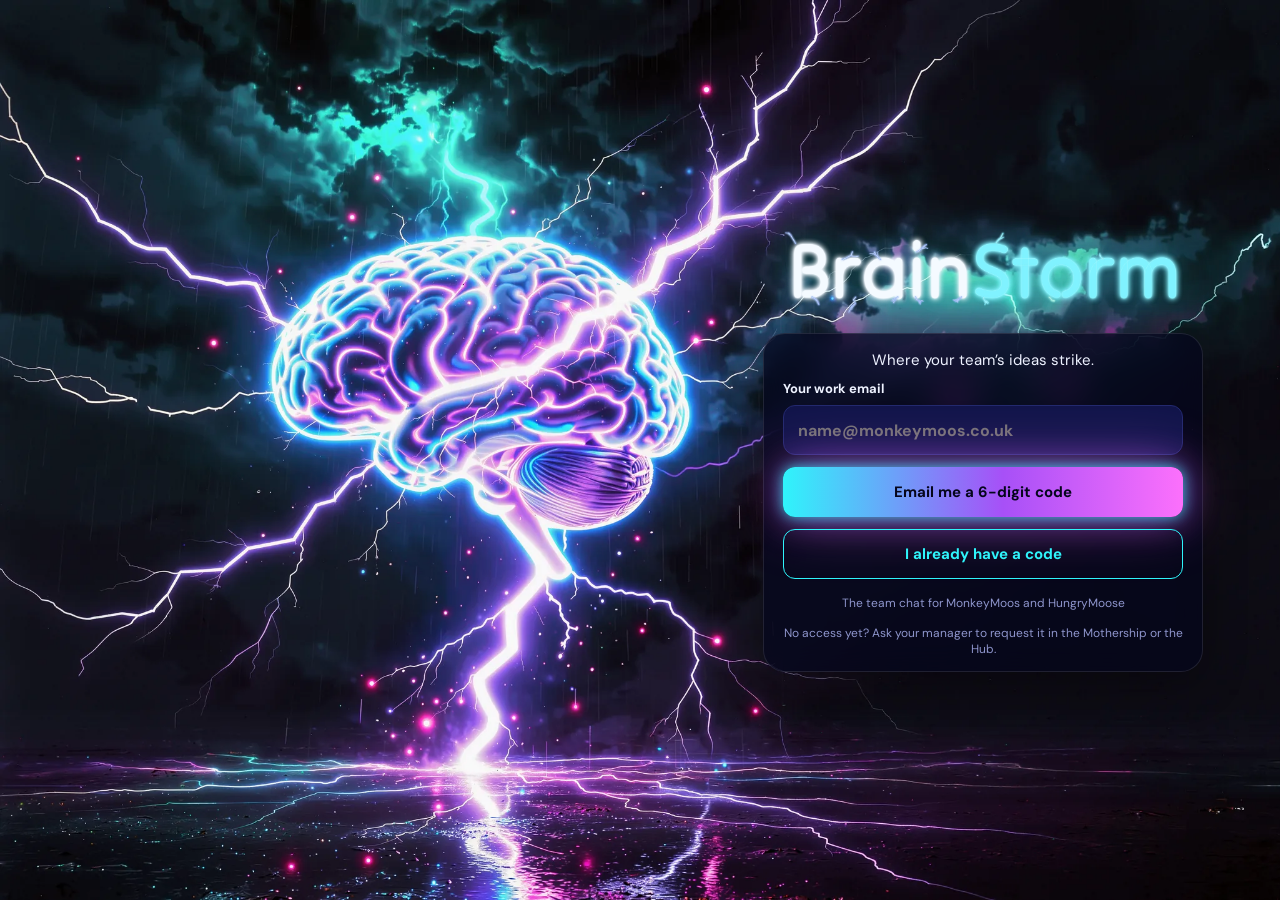
<file: index.html>
<!doctype html>
<html lang="en-GB">
<head>
<meta charset="utf-8">
<meta name="viewport" content="width=device-width, initial-scale=1, maximum-scale=1, viewport-fit=cover, interactive-widget=resizes-content">
<meta name="theme-color" content="#05061C">
<meta name="robots" content="noindex, nofollow">
<meta name="apple-mobile-web-app-capable" content="yes">
<meta name="apple-mobile-web-app-status-bar-style" content="black">
<meta name="apple-mobile-web-app-title" content="BS">
<meta name="application-name" content="BS">
<title>BrainStorm</title>
<link rel="manifest" href="/manifest.webmanifest">
<link rel="apple-touch-icon" href="/icons/app-apple-touch-180.png">
<link rel="icon" type="image/png" sizes="32x32" href="/icons/favicon-32.png">
<link rel="icon" type="image/png" sizes="192x192" href="/icons/app-icon-192.png">
<link rel="preload" href="/icons/bg/storm-portrait.webp" as="image" media="(orientation: portrait)">
<link rel="preload" href="/icons/bg/storm-landscape.webp" as="image" media="(orientation: landscape)">
<link rel="preload" as="image" href="/icons/logo-storm-128.webp" fetchpriority="high">
  <link rel="preload" as="image" href="/icons/wordmark-600.webp">
  <link rel="stylesheet" href="/styles.css?v=84">
</head>
<body>
<div id="app" aria-live="polite"></div>
<div id="toast" role="status" hidden></div>
<script src="/supabase.min.js?v=2.45.4"></script>
<script src="/config.js?v=128"></script>
<script src="/app.js?v=121"></script>
</body>
</html>
</file>
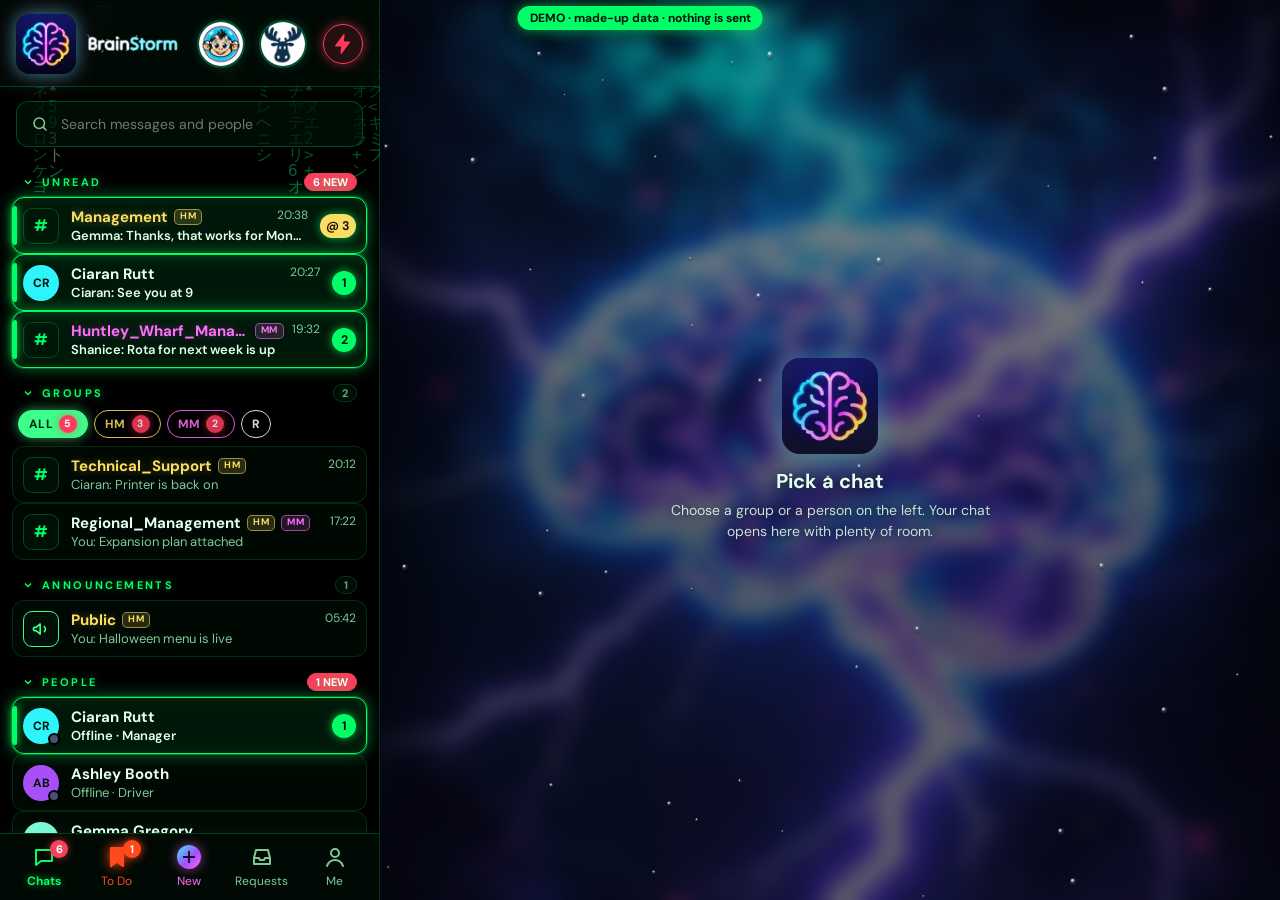
<file: demo.html>
<!doctype html>
<html lang="en-GB" data-theme="matrix">
<head>
<meta charset="utf-8">
<meta name="viewport" content="width=device-width, initial-scale=1, maximum-scale=1, viewport-fit=cover, interactive-widget=resizes-content">
<meta name="theme-color" content="#000000">
<meta name="robots" content="noindex, nofollow">
<title>BrainStorm demo</title>
<link rel="stylesheet" href="/styles.css?v=83">
<style>
  .demo-flag{position:fixed;left:50%;top:6px;transform:translateX(-50%);z-index:9999;background:#00FF66;color:#001408;font:700 12px/1 'DM Sans',system-ui,sans-serif;padding:6px 12px;border-radius:999px;box-shadow:0 0 14px rgba(0,255,102,.6);pointer-events:none;white-space:nowrap}
</style>
<script src="/demo-data.js?v=2"></script>
</head>
<body>
<div class="demo-flag">DEMO · made-up data · nothing is sent</div>
<div id="app" aria-live="polite"></div>
<div id="toast" role="status" hidden></div>
<script src="/supabase.min.js?v=2.45.4"></script>
<script src="/config.js?v=124"></script>
<script>
  // Demo only: point the app at a dead address so it can never reach the real database.
  window.BRAINSTORM_CONFIG = Object.assign({}, window.BRAINSTORM_CONFIG, { supabaseUrl: 'https://demo.invalid', supabaseKey: 'demo' });
</script>
<script src="/app.js?v=117"></script>
</body>
</html>
</file>
<file: styles.css>
@font-face{font-family:'DM Sans';src:url(/fonts/dm-sans-latin-400-normal.woff2) format('woff2');font-weight:400;font-display:swap}
@font-face{font-family:'DM Sans';src:url(/fonts/dm-sans-latin-600-normal.woff2) format('woff2');font-weight:500 600;font-display:swap}
@font-face{font-family:'DM Sans';src:url(/fonts/dm-sans-latin-700-normal.woff2) format('woff2');font-weight:700;font-display:swap}
/* BrainStorm Tron theme: approved colours */
:root{
  /* Storm dark: palette taken from the neon brain icon */
  --ground:#05061C; --panel:#0A0C33; --field:#11154A; --midnight:#11155C; --line:#232A6E;
  --frost:#EEF2FF; --dim:#8E95CC; --ink:#05061C;
  --cyan:#2FF4FB; --ice:#57A9FA; --violet:#A750F7; --lilac:#FC70FC;
  --green:#39FF88; --mint:#2FF4FB; --yellow:#FBDD63; --red:#FF2E4D;
  --hot:#FC70FC; --hot-glow:252,112,252;
  --body:'DM Sans', system-ui, sans-serif;
  --safe-b: env(safe-area-inset-bottom, 0px);
}
*{box-sizing:border-box}
html,body{margin:0;height:100%;background:var(--ground);color:var(--frost);font-family:var(--body);-webkit-text-size-adjust:100%}
button,input,textarea,select{font:inherit;color:inherit}
a{color:var(--cyan)}
#app{height:100dvh;display:flex;flex-direction:column;max-width:720px;margin:0 auto;background:var(--ground)}
.hidden{display:none!important}

/* Sign in: the big storm brain, full width */
.signin{flex:1;display:flex;flex-direction:column;align-items:center;padding:0 24px calc(22px + var(--safe-b));overflow:auto}
.hero{position:relative;width:calc(100% + 48px);max-width:720px;margin:0 -24px}
.hero .storm{display:block;width:100%;height:min(56dvh,560px);object-fit:cover;object-position:center 30%;
  -webkit-mask-image:linear-gradient(#000 70%,transparent);mask-image:linear-gradient(#000 70%,transparent)}
.hero .wordmark{display:block;width:min(94%,460px);height:auto;margin:-15% auto 0;position:relative;filter:drop-shadow(0 0 18px rgba(47,244,251,.35))}
.tagline{margin:4px 0 18px;font-size:15px;text-align:center;color:var(--frost)}
.form{width:100%;max-width:400px;display:flex;flex-direction:column;gap:12px}
label.field{display:flex;flex-direction:column;gap:8px;font-size:13px;font-weight:700}
.input{height:50px;padding:0 14px;border-radius:12px;border:1px solid var(--line);background:var(--field);font-size:16px;outline:none;color:var(--frost)}
.input:focus{border-color:var(--cyan);box-shadow:0 0 0 3px rgba(47,244,251,.15)}
/* stop iPhone/Chrome autofill painting the box yellow: keep our own field colour with a neon edge */
.input:-webkit-autofill,.input:-webkit-autofill:hover,.input:-webkit-autofill:focus{-webkit-text-fill-color:var(--frost);caret-color:var(--frost);-webkit-box-shadow:0 0 0 1000px var(--field) inset,0 0 12px rgba(54,226,240,.35);box-shadow:0 0 0 1000px var(--field) inset,0 0 12px rgba(54,226,240,.35);border-color:var(--cyan);transition:background-color 9999s ease-out 0s}
.code{letter-spacing:10px;text-align:center;font-size:24px}
.btn{min-height:50px;border-radius:12px;border:0;background:linear-gradient(90deg,#2FF4FB,#A750F7 55%,#FC70FC);color:#05061C;font-weight:700;font-size:15px;cursor:pointer;padding:0 18px;box-shadow:0 0 14px rgba(47,244,251,.75),0 0 34px rgba(167,80,247,.6),0 0 60px rgba(252,112,252,.45)}
.btn.ghost{background:transparent;border:1px solid var(--cyan);color:var(--cyan);box-shadow:none}
.btn.danger{background:transparent;border:1px solid var(--red);color:var(--red);box-shadow:none}
.btn.small{min-height:40px;font-size:14px;border-radius:10px}
.btn[disabled]{opacity:.5;cursor:default}
.note{color:var(--dim);font-size:12px;text-align:center}

/* Shell */
header.top{display:flex;align-items:center;gap:10px;padding:14px 16px 12px;border-bottom:1px solid var(--line)}
header.top .logo{width:60px;height:60px;border-radius:14px;display:block;flex:none;box-shadow:0 0 16px rgba(47,244,251,.45),0 0 28px rgba(252,112,252,.25)}
header.top .wm{height:40px;width:auto;max-width:calc(100% - 130px);object-fit:contain;object-position:left center;display:block;min-width:0}
header.top .grow{flex:1}
header.top h1{flex:1;margin:0;font-size:20px;font-weight:700}
.iconbtn{width:44px;height:44px;border-radius:22px;border:1px solid var(--line);background:var(--panel);color:var(--frost);display:flex;align-items:center;justify-content:center;cursor:pointer;flex:none}
.iconbtn.primary{background:var(--hot);border:0;color:var(--ink);box-shadow:0 0 14px rgba(var(--hot-glow),.85),0 0 32px rgba(var(--hot-glow),.55),0 0 56px rgba(var(--hot-glow),.3)}
.search{margin:14px 16px 4px;display:flex;align-items:center;gap:10px;height:46px;padding:0 14px;border-radius:12px;background:var(--panel);border:1px solid var(--line);color:var(--dim)}
.search input{flex:1;background:transparent;border:0;outline:none;font-size:14px;color:var(--frost)}
main.list{flex:1;overflow:auto;padding:0 8px 12px}
.section{padding:16px 10px 6px;font-size:11px;font-weight:700;letter-spacing:2.4px;text-transform:uppercase}
.s-ann{color:var(--green)} .s-room{color:var(--cyan)} .s-dm{color:var(--lilac)} .s-req{color:var(--yellow)}
.row{display:flex;align-items:center;gap:12px;padding:9px 10px;border-radius:12px;cursor:pointer;border:1px solid transparent;background:none;width:100%;text-align:left;color:var(--frost)}
.row:hover,.row:focus-visible{background:var(--panel);outline:none}
.row.unread{background:#151B5C;border-color:rgba(47,244,251,.45)}
.av{width:36px;height:36px;border-radius:18px;display:flex;align-items:center;justify-content:center;font-weight:700;font-size:12px;color:var(--ink);flex:none;overflow:hidden}
.av img{width:100%;height:100%;object-fit:cover;display:block}
.av.sq{border-radius:9px;background:var(--panel);border:1px solid var(--line);color:var(--cyan);font-size:16px}
.av.ann{border-radius:9px;background:var(--panel);border:1px solid var(--green);color:var(--green)}
.row .mid{flex:1;min-width:0}
.row .name{font-weight:700;font-size:15px;display:flex;justify-content:space-between;gap:8px}
.row .name small{font-weight:400;font-size:12px;color:var(--dim);flex:none}
.row .last{font-size:13px;color:var(--dim);white-space:nowrap;overflow:hidden;text-overflow:ellipsis}
.badge{min-width:20px;height:20px;padding:0 6px;border-radius:10px;background:var(--cyan);color:var(--ink);box-shadow:0 0 10px rgba(47,244,251,.7);font-size:11px;font-weight:700;display:flex;align-items:center;justify-content:center}
.empty{color:var(--dim);padding:24px 12px;text-align:center}
nav.tabs{display:flex;justify-content:space-around;padding:10px 8px calc(10px + var(--safe-b));border-top:1px solid var(--line);background:var(--panel)}
nav.tabs button{background:none;border:0;display:flex;flex-direction:column;align-items:center;gap:4px;min-width:64px;min-height:44px;color:var(--dim);font-size:12px;cursor:pointer;position:relative}
nav.tabs button[aria-current="page"]{color:var(--cyan);font-weight:700;text-shadow:0 0 10px rgba(47,244,251,.8)}
nav.tabs .dot{position:absolute;top:0;right:14px;width:9px;height:9px;border-radius:5px;background:var(--yellow)}

/* Conversation */
header.conv{display:flex;align-items:center;gap:10px;padding:12px;border-bottom:1px solid var(--line)}
header.conv .back{width:40px;height:40px}
header.conv .t{flex:1;min-width:0}
header.conv .t .n{font-size:18px;font-weight:700;white-space:nowrap;overflow:hidden;text-overflow:ellipsis}
header.conv .t .n .hash{color:var(--cyan)}
header.conv .t .s{font-size:12px;color:var(--dim)}
.msgs{flex:1;overflow:auto;padding:16px;display:flex;flex-direction:column;gap:18px}
.msg{display:flex;gap:10px;align-items:flex-start}
.msg .who b{font-weight:700;font-size:14px}
.msg .who small{font-size:11px;color:var(--dim);margin-left:6px}
.msg .body{font-size:14px;line-height:1.5;margin-top:2px;white-space:pre-wrap;overflow-wrap:anywhere}
.msg.removed .body{color:var(--dim);font-style:italic}
.sticker{display:inline-flex;align-items:center;gap:6px;padding:2px 10px 2px 3px;margin:0 2px;border-radius:999px;background:#160f2b;border:1px solid var(--violet);color:var(--lilac);font-weight:700;font-size:12px;letter-spacing:.5px;vertical-align:middle;box-shadow:0 0 10px rgba(166,108,255,.45)}
.sticker img{width:20px;height:20px;border-radius:10px;object-fit:cover}
.composer{display:flex;gap:8px;align-items:flex-end;padding:10px 12px calc(10px + var(--safe-b));border-top:1px solid var(--line);background:var(--panel)}
.composer textarea{flex:1;min-height:44px;max-height:140px;padding:11px 16px;border-radius:22px;border:1px solid var(--line);background:var(--field);outline:none;resize:none;font-size:16px;color:var(--frost)}
.composer textarea:focus{border-color:var(--cyan)}
.readonly{padding:14px 16px calc(14px + var(--safe-b));text-align:center;color:var(--dim);border-top:1px solid var(--line);font-size:13px;background:var(--panel)}

/* Sheets */
.sheet-back{position:fixed;inset:0;background:rgba(3,6,12,.72);display:flex;align-items:flex-end;justify-content:center;z-index:20}
.sheet{width:100%;max-width:720px;max-height:88dvh;overflow:auto;background:var(--ground);border:1px solid var(--line);border-bottom:0;border-radius:20px 20px 0 0;padding:18px 16px calc(18px + var(--safe-b));box-shadow:0 -10px 40px rgba(47,244,251,.08)}
.sheet h2{margin:0 0 12px;font-size:20px;font-weight:700}
.pick{display:flex;align-items:center;gap:12px;padding:8px 6px;border-radius:12px;cursor:pointer}
.pick input{width:22px;height:22px;accent-color:var(--cyan)}
.pick .meta{font-size:12px;color:var(--dim)}
.actions{display:flex;gap:10px;margin-top:14px}
.actions .btn{flex:1}
.req{border:1px solid var(--line);border-radius:14px;padding:12px;margin:8px 4px;background:var(--panel)}
.req .meta{color:var(--dim);font-size:13px;margin:4px 0 10px}
#toast{position:fixed;left:50%;bottom:calc(90px + var(--safe-b));transform:translateX(-50%);max-width:92vw;background:var(--panel);border:1px solid var(--cyan);color:var(--frost);padding:12px 16px;border-radius:12px;z-index:40;font-size:14px;box-shadow:0 0 18px rgba(47,244,251,.3)}
#toast.alert{border-color:var(--red);box-shadow:0 0 18px rgba(255,46,77,.35)}
@media (prefers-reduced-motion:no-preference){.btn,.row{transition:background .15s,border-color .15s}}

/* Phase 2: mentions, urgent, files */
.mention{color:var(--yellow);font-weight:700}
.mention.me{background:rgba(255,232,61,.12);border-radius:6px;padding:0 3px}
.badge.mention{background:var(--yellow);color:var(--ink)}
.row.urgent{border-color:rgba(255,46,77,.55);background:rgba(255,46,77,.07);box-shadow:0 0 16px rgba(255,46,77,.35)}
.pill-urgent{height:20px;padding:0 8px;border-radius:999px;background:var(--red);color:#fff;font-size:10px;font-weight:700;letter-spacing:1px;display:inline-flex;align-items:center}
.urgent{border:1px solid var(--red);border-radius:14px;padding:10px 12px;background:rgba(255,46,77,.08);box-shadow:0 0 16px rgba(255,46,77,.3)}
.urgent .ul{font-size:10px;font-weight:700;letter-spacing:1.6px;color:var(--red)}
.urgent .body{font-size:14px;line-height:1.45;margin-top:4px;white-space:pre-wrap;overflow-wrap:anywhere}
#urg.on{border-color:var(--red);color:var(--red);box-shadow:0 0 12px rgba(255,46,77,.45)}
.composer .iconbtn{width:40px;height:40px;background:var(--field)}
.composer .iconbtn.primary{width:44px;height:44px;background:var(--hot)}
.photo{display:block;max-width:min(260px,100%);max-height:320px;border-radius:12px;margin-top:8px;border:1px solid var(--line)}
.filecard{display:flex;gap:10px;align-items:center;margin-top:8px;padding:10px 12px;border-radius:12px;background:var(--panel);border:1px solid var(--line);color:var(--frost);text-decoration:none;max-width:300px}
.filecard .ft{width:34px;height:34px;border-radius:7px;background:var(--cyan);color:var(--ink);font-size:10px;font-weight:700;display:flex;align-items:center;justify-content:center;flex:none}
.filecard b{display:block;font-size:13px}.filecard small{font-size:11px;color:var(--dim)}

/* ---------- Themes: storm-dark (default), storm-light, jungle ---------- */
[data-theme="storm-light"]{
  --hot:#5EB2C2; --hot-glow:94,178,194;
  /* Neon white: Apple whites and greys with mint neon. No black anywhere; deep green only for text. */
  --ground:#F4F8F9; --panel:#FDFDFC; --field:#E9F1F3; --midnight:#D8E9ED; --line:#C9D7DA;
  --frost:#03303A; --dim:#597073; --ink:#03303A;
  --cyan:#1D798A; --ice:#5EB2C2; --violet:#0B5D6D; --lilac:#55858E;
  --green:#1D798A; --mint:#5497A4; --yellow:#B98E00; --red:#D9334A;
}
[data-theme="storm-light"] .btn{background:linear-gradient(90deg,#87BDCA,#5EB2C2);color:#03303A;box-shadow:0 0 18px rgba(94,178,194,.55),0 4px 14px rgba(3,48,58,.08)}
[data-theme="storm-light"] .iconbtn.primary{background:#5EB2C2;color:#03303A;box-shadow:0 0 14px rgba(94,178,194,.8),0 0 30px rgba(94,178,194,.45)}
[data-theme="storm-light"] .badge{background:#5EB2C2;color:#03303A}
[data-theme="storm-light"] .search,[data-theme="storm-light"] .row.unread,[data-theme="storm-light"] .req,[data-theme="storm-light"] .filecard{box-shadow:0 1px 2px rgba(3,48,58,.05),inset 0 1px 0 #fff}
[data-theme="storm-light"] .row.unread{background:#FFFFFF;border-color:#5EB2C2;box-shadow:0 0 0 1px rgba(94,178,194,.35),0 0 14px rgba(94,178,194,.35)}
[data-theme="storm-light"] .input:focus,[data-theme="storm-light"] .composer textarea:focus{border-color:#5EB2C2;box-shadow:0 0 0 3px rgba(94,178,194,.25)}
[data-theme="storm-light"] nav.tabs{background:linear-gradient(#FFFFFF,#F4F8F9);border-top:1px solid #C9D7DA}
[data-theme="storm-light"] nav.tabs button[aria-current="page"]{color:#1D798A;text-shadow:0 0 10px rgba(94,178,194,.55)}
[data-theme="storm-light"] .composer{background:linear-gradient(#FFFFFF,#F4F8F9)}
[data-theme="storm-light"] header.top{background:linear-gradient(180deg,#FFFFFF,#D8E9ED);border-bottom-color:transparent;box-shadow:inset 0 -2px 0 #5EB2C2,0 0 18px rgba(94,178,194,.35)}
[data-theme="storm-light"] header.top h1{color:#03303A}
[data-theme="storm-light"] header.top .logo{box-shadow:0 0 0 1px #C9D7DA,0 0 12px rgba(94,178,194,.35)}
[data-theme="storm-light"] header.conv{background:#FFFFFF;box-shadow:inset 0 -2px 0 rgba(94,178,194,.6)}
[data-theme="storm-light"] .hero .wordmark{filter:drop-shadow(0 0 6px rgba(94,178,194,.35))}
[data-theme="storm-light"] .hero{border-bottom:3px solid #5EB2C2;box-shadow:0 6px 18px -8px rgba(94,178,194,.6)}[data-theme="jungle"],[data-theme="nursery"]{
  --hot:var(--cyan); --hot-glow:19,134,122;
  --ground:#F4EADB; --panel:#FFF9EF; --field:#FBF2E4; --midnight:#1F3D2B; --line:#E0CBAA;
  --frost:#1E2B22; --dim:#6B5E4A; --ink:#FFFFFF;
  --cyan:#13867A; --ice:#2F7D4F; --violet:#7E57C2; --lilac:#7E57C2;
  --green:#2E7D32; --mint:#13867A; --yellow:#B7791F; --red:#D7263D;
  --wood:#C9A27A;
}/* Headers stay dark on the light themes so the neon lettering still glows */
[data-theme="jungle"] header.top,/* Headers stay dark on the light themes so the neon lettering still glows */
[data-theme="nursery"] header.top{background:var(--midnight);border-bottom-color:transparent}[data-theme="jungle"] header.top h1,[data-theme="nursery"] header.top h1{color:#ECF6FF}[data-theme="jungle"] header.top,[data-theme="nursery"] header.top{background:linear-gradient(90deg,#1F3D2B,#2B5236);box-shadow:inset 0 -3px 0 var(--wood)}[data-theme="jungle"] .iconbtn.primary,[data-theme="nursery"] .iconbtn.primary{color:#fff;box-shadow:0 4px 14px rgba(0,0,0,.18)}[data-theme="jungle"] .btn,[data-theme="nursery"] .btn{color:#fff;box-shadow:0 4px 16px rgba(0,0,0,.15)}[data-theme="jungle"] .btn,[data-theme="nursery"] .btn{background:linear-gradient(90deg,#2E7D32,#13867A)}[data-theme="storm-light"] .btn.ghost,[data-theme="jungle"] .btn.ghost,[data-theme="nursery"] .btn.ghost{background:transparent;color:var(--cyan);box-shadow:none}[data-theme="storm-light"] .btn.danger,[data-theme="jungle"] .btn.danger,[data-theme="nursery"] .btn.danger{background:transparent;color:var(--red);box-shadow:none}[data-theme="jungle"] .badge,[data-theme="nursery"] .badge{color:#fff}[data-theme="jungle"] .row.unread,[data-theme="nursery"] .row.unread{background:#EAF3E3;border-color:#A9C99A}[data-theme="storm-light"] .row:hover,[data-theme="jungle"] .row:hover,[data-theme="nursery"] .row:hover{background:var(--field)}[data-theme="storm-light"] .row.urgent,[data-theme="jungle"] .row.urgent,[data-theme="nursery"] .row.urgent{background:#FDECEE;box-shadow:none}[data-theme="storm-light"] .urgent,[data-theme="jungle"] .urgent,[data-theme="nursery"] .urgent{background:#FDECEE;box-shadow:none}
[data-theme="storm-light"] .sticker{background:#E2F1F4;box-shadow:none}[data-theme="jungle"] .sticker,[data-theme="nursery"] .sticker{background:#F1EBFD;box-shadow:none}[data-theme="storm-light"] .mention.me,[data-theme="jungle"] .mention.me,[data-theme="nursery"] .mention.me{background:#FFF4CC}[data-theme="storm-light"] .av.sq,[data-theme="jungle"] .av.sq,[data-theme="nursery"] .av.sq{background:var(--field)}[data-theme="jungle"] .av.sq,[data-theme="nursery"] .av.sq{border-color:var(--wood)}[data-theme="storm-light"] .av.ann,[data-theme="jungle"] .av.ann,[data-theme="nursery"] .av.ann{background:var(--field)}
[data-theme="storm-light"] #toast{box-shadow:0 6px 20px rgba(3,48,58,.15)}[data-theme="jungle"] #toast,[data-theme="nursery"] #toast{box-shadow:0 6px 20px rgba(0,0,0,.15)}
[data-theme="storm-light"] nav.tabs{box-shadow:0 -2px 10px rgba(3,48,58,.05)}[data-theme="jungle"] nav.tabs,[data-theme="nursery"] nav.tabs{box-shadow:0 -2px 10px rgba(0,0,0,.04)}[data-theme="jungle"] nav.tabs,[data-theme="nursery"] nav.tabs{border-top:3px solid var(--wood)}[data-theme="jungle"] .composer,[data-theme="nursery"] .composer{border-top:3px solid var(--wood)}[data-theme="jungle"] .req,[data-theme="jungle"] .filecard,[data-theme="nursery"] .req,[data-theme="nursery"] .filecard{border-color:var(--wood)}[data-theme="jungle"] main.list,[data-theme="jungle"] .msgs,[data-theme="nursery"] main.list,[data-theme="nursery"] .msgs{background-image:repeating-linear-gradient(90deg,rgba(201,162,122,.10) 0 2px,transparent 2px 120px)}/* Sign-in on light themes: same full-width picture and size as Storm; the lettering sits on the picture so it still glows */
[data-theme="storm-light"] .hero .storm,[data-theme="jungle"] .hero .storm,[data-theme="nursery"] .hero .storm{-webkit-mask-image:none;mask-image:none}[data-theme="storm-light"] .hero .wordmark,[data-theme="jungle"] .hero .wordmark,[data-theme="nursery"] .hero .wordmark{position:absolute;left:0;right:0;bottom:12px;margin:0 auto}[data-theme="jungle"] .hero,[data-theme="nursery"] .hero{border-bottom:4px solid var(--wood)}[data-theme="storm-light"] .tagline,[data-theme="jungle"] .tagline,[data-theme="nursery"] .tagline{margin-top:14px}
.themes{display:grid;grid-template-columns:repeat(3,minmax(0,1fr));gap:10px;margin-top:8px}
.themes button{border:2px solid var(--line);border-radius:14px;padding:0 0 8px;background:var(--panel);cursor:pointer;overflow:hidden;color:var(--frost);font-size:13px;font-weight:700}
.themes button[aria-pressed="true"]{border-color:var(--cyan);box-shadow:0 0 0 3px rgba(47,244,251,.2)}
.themes .sw{height:64px;margin-bottom:8px;display:flex}
.themes .sw span{flex:1}[data-theme="jungle"] header.top .logo,[data-theme="nursery"] header.top .logo{box-shadow:0 0 0 2px var(--wood),0 4px 12px rgba(0,0,0,.25)}


/* ---------- Sign-in: full-screen storm picture (tall on phones, wide on computers) ---------- */
:root{--bg-p:url(/icons/bg/storm-portrait.webp);--bg-l:url(/icons/bg/storm-landscape.webp);--panel-bg:rgba(5,6,28,.72)}
[data-theme="storm-light"]{--bg-p:url(/icons/bg/neonwhite-portrait.webp);--bg-l:url(/icons/bg/neonwhite-landscape.webp);--panel-bg:rgba(253,253,252,.80)}[data-theme="jungle"],[data-theme="nursery"]{--bg-p:url(/icons/bg/jungle-portrait.webp);--bg-l:url(/icons/bg/jungle-landscape.webp);--panel-bg:rgba(255,249,239,.86)}
#app:has(.signin){max-width:none}
.signin{position:relative;justify-content:flex-end;padding:0 16px calc(16px + var(--safe-b));background:var(--ground) var(--bg-p) center 18%/cover no-repeat}
.signin .hero{flex:1;width:100%;max-width:none;margin:0;display:flex;align-items:flex-end;justify-content:center;border:0!important;box-shadow:none!important;padding-bottom:10px}
.signin .hero .storm{display:none}.signin .hero .wordmark,[data-theme="storm-light"] .signin .hero .wordmark,[data-theme="jungle"] .signin .hero .wordmark,[data-theme="nursery"] .signin .hero .wordmark{position:static;margin:0 auto;width:min(92%,460px)}
.signin-panel{width:100%;max-width:440px;display:flex;flex-direction:column;align-items:center;gap:10px;padding:16px 18px 14px;border-radius:22px;background:var(--panel-bg);-webkit-backdrop-filter:blur(14px) saturate(1.2);backdrop-filter:blur(14px) saturate(1.2);border:1px solid rgba(255,255,255,.10);box-shadow:0 10px 40px rgba(0,0,0,.35)}
[data-theme="storm-light"] .signin-panel{border-color:rgba(94,178,194,.45);box-shadow:0 10px 30px rgba(3,48,58,.15)}[data-theme="jungle"] .signin-panel,[data-theme="nursery"] .signin-panel{border-color:rgba(201,162,122,.6)}
.signin-panel .tagline{margin:0}
.signin-panel .note{margin:4px 0 0;text-align:center}
@media (orientation:landscape) and (min-width:760px){
  .signin{background-image:var(--bg-l);background-position:left center;align-items:flex-end;justify-content:center;padding:24px 6vw}
  .signin .hero{flex:0 0 auto;width:min(440px,42vw);padding-bottom:16px}
  .signin-panel{width:min(440px,42vw)}
}

/* ---- 0.7: collapsible sections, People, status, profile ---- */
.section.toggle{display:flex;align-items:center;gap:8px;width:100%;background:none;border:0;cursor:pointer;font-family:inherit;text-align:left}
.section.toggle .chev{transition:transform .15s;flex:none}
.section.toggle .cnt{margin-left:auto;font-size:11px;letter-spacing:0;font-weight:700;opacity:.8;background:var(--panel);border:1px solid var(--line);border-radius:999px;padding:1px 8px;color:var(--dim)}
.grp.shut .chev{transform:rotate(-90deg)}
.grp.shut .grp-body{display:none}
.s-urg{color:var(--red);text-shadow:0 0 10px rgba(255,46,77,.55)}
.org{display:inline-flex;align-items:center;height:16px;padding:0 5px;margin-left:6px;border-radius:5px;font-size:9.5px;font-weight:800;letter-spacing:.6px;vertical-align:2px;line-height:1}
.org-hungrymoose{background:rgba(251,221,99,.16);color:var(--yellow);border:1px solid rgba(251,221,99,.55)}
.org-monkeymoos{background:rgba(252,112,252,.14);color:var(--lilac);border:1px solid rgba(252,112,252,.55)}
.row.person .nm{display:flex;align-items:center;min-width:0;overflow:hidden;white-space:nowrap}
.avwrap{position:relative;flex:none;display:inline-flex}
.st{position:absolute;right:-1px;bottom:-1px;width:12px;height:12px;border-radius:50%;border:2px solid var(--ground);background:#6B7280}
.st-active{background:var(--green);box-shadow:0 0 8px rgba(57,255,136,.8)}
.st-away{background:var(--yellow)}
.st-later{background:var(--ice)}
.st-ooo{background:#8E95CC}
.st-holiday{background:var(--lilac)}
.st-off{background:#4B5170}
.stx-active{color:var(--green)} .stx-away{color:var(--yellow)} .stx-holiday{color:var(--lilac)} .stx-later{color:var(--ice)}
.profile{display:flex;flex-direction:column;align-items:center;text-align:center;padding:4px 0 10px}
.profile h2{margin:12px 0 4px}
.profile .pav{position:relative;width:104px;height:104px;border-radius:52px;display:flex;align-items:center;justify-content:center;font-size:34px;font-weight:700;color:var(--ink);box-shadow:0 0 0 3px var(--panel),0 0 24px rgba(47,244,251,.35)}
.profile .pav img{width:100%;height:100%;object-fit:cover;border-radius:50%}
.profile .pav .st{width:22px;height:22px;border-width:3px;right:4px;bottom:4px}
.profile .orgs .org{height:20px;font-size:11px;padding:0 8px}
.stpill{margin-top:10px;padding:4px 12px;border-radius:999px;font-size:12px;font-weight:700;border:1px solid var(--line);background:var(--panel)}
.st-bg-active{color:var(--green);border-color:rgba(57,255,136,.6)}
.st-bg-away{color:var(--yellow);border-color:rgba(251,221,99,.6)}
.st-bg-holiday{color:var(--lilac);border-color:rgba(252,112,252,.6)}
.st-bg-later{color:var(--ice)}
.st-bg-ooo,.st-bg-off{color:var(--dim)}
.kvs{border:1px solid var(--line);border-radius:14px;background:var(--panel);padding:4px 14px;margin:6px 0 4px}
.kv{display:flex;justify-content:space-between;gap:12px;padding:10px 0;border-bottom:1px solid var(--line);font-size:14px}
.kv:last-child{border-bottom:0}
.kv span{color:var(--dim)} .kv b{text-align:right;font-weight:600}[data-theme="storm-light"] .org-hungrymoose,[data-theme="jungle"] .org-hungrymoose,[data-theme="nursery"] .org-hungrymoose{background:#FFF6D6;color:#8A6A00;border-color:#E3C766}[data-theme="storm-light"] .org-monkeymoos,[data-theme="jungle"] .org-monkeymoos,[data-theme="nursery"] .org-monkeymoos{background:#FCE8FC;color:#8E2A8E;border-color:#E4A6E4}[data-theme="storm-light"] .st-active,[data-theme="jungle"] .st-active,[data-theme="nursery"] .st-active{background:#1FA65A;box-shadow:none}[data-theme="storm-light"] .stx-active,[data-theme="jungle"] .stx-active,[data-theme="storm-light"] .st-bg-active,[data-theme="jungle"] .st-bg-active,[data-theme="nursery"] .stx-active,[data-theme="nursery"] .st-bg-active{color:#178A4A}[data-theme="storm-light"] .stx-away,[data-theme="jungle"] .stx-away,[data-theme="storm-light"] .st-bg-away,[data-theme="jungle"] .st-bg-away,[data-theme="nursery"] .stx-away,[data-theme="nursery"] .st-bg-away{color:#9A7400}[data-theme="storm-light"] .s-urg,[data-theme="jungle"] .s-urg,[data-theme="nursery"] .s-urg{text-shadow:none}[data-theme="storm-light"] .profile .pav,[data-theme="jungle"] .profile .pav,[data-theme="nursery"] .profile .pav{box-shadow:0 0 0 3px var(--field)}
.seg{display:flex;gap:6px;background:var(--field);border:1px solid var(--line);border-radius:12px;padding:4px}
.seg label{flex:1;position:relative;cursor:pointer}
.seg input{position:absolute;opacity:0;inset:0}
.seg span{display:block;text-align:center;padding:9px 4px;border-radius:9px;font-weight:700;font-size:13px;color:var(--dim)}
.seg input:checked+span{background:var(--panel);color:var(--frost);box-shadow:0 0 0 1px var(--cyan),0 0 12px rgba(47,244,251,.35)}
.seg input:focus-visible+span{outline:2px solid var(--cyan)}
select.input{appearance:auto}
.req.inv{margin-bottom:8px}
.req.inv.warn{border-color:rgba(251,221,99,.7);box-shadow:0 0 12px rgba(251,221,99,.25)}
.typo{margin-top:6px;font-size:13px;color:var(--yellow)}[data-theme="storm-light"] .typo,[data-theme="jungle"] .typo,[data-theme="nursery"] .typo{color:#8A6A00}
.req.inv .actions{flex-wrap:wrap;justify-content:flex-start;gap:6px}
.req.inv .actions .btn{flex:0 0 auto;width:auto;min-width:0;padding:7px 14px;font-size:13px;white-space:nowrap}
.row .nm{display:flex;align-items:center;min-width:0;overflow:hidden;white-space:nowrap}
.row .nm .tx{overflow:hidden;text-overflow:ellipsis;min-width:0}.row .nm .org{flex:none}.row .name{min-width:0}
header.conv .t{min-width:0;flex:1}header.conv .n.nm{display:flex;align-items:center;min-width:0;white-space:nowrap}header.conv .n.nm .tx{overflow:hidden;text-overflow:ellipsis;min-width:0}header.conv .n.nm .org{flex:none}
.tx.biz-hungrymoose{color:var(--yellow);text-shadow:0 0 10px rgba(251,221,99,.35)}
.tx.biz-monkeymoos{color:var(--lilac);text-shadow:0 0 10px rgba(252,112,252,.35)}[data-theme="storm-light"] .tx.biz-hungrymoose,[data-theme="jungle"] .tx.biz-hungrymoose,[data-theme="nursery"] .tx.biz-hungrymoose{color:#9A7400;text-shadow:none}[data-theme="storm-light"] .tx.biz-monkeymoos,[data-theme="jungle"] .tx.biz-monkeymoos,[data-theme="nursery"] .tx.biz-monkeymoos{color:#B0399F;text-shadow:none}
/* ---- replies ---- */
.msg .who{display:flex;align-items:baseline;gap:8px}
.replybtn{margin-left:auto;background:none;border:0;color:var(--dim);padding:2px 6px;border-radius:8px;cursor:pointer;opacity:.75;display:inline-flex;align-items:center;align-self:center}
.replybtn:hover,.replybtn:focus-visible{color:var(--cyan);opacity:1;background:var(--panel);outline:none}
.urgent .ul{display:flex;align-items:center;gap:8px}.urgent .replybtn{color:inherit}
.quote{display:flex;flex-direction:column;gap:1px;width:100%;text-align:left;margin:4px 0 4px;padding:6px 10px;border:0;border-left:3px solid var(--lilac);border-radius:8px;background:var(--panel);color:var(--dim);font:inherit;font-size:13px;cursor:pointer}
.quote b{color:var(--lilac);font-size:12px}
.quote span{white-space:nowrap;overflow:hidden;text-overflow:ellipsis}
.replybar{display:flex;align-items:center;gap:8px;margin:0 10px;padding:8px 10px;border:1px solid var(--line);border-left:3px solid var(--cyan);border-radius:12px 12px 0 0;background:var(--panel)}
.replybar[hidden]{display:none}
.replybar .rq{flex:1;min-width:0;display:flex;flex-direction:column;font-size:13px}
.replybar .rq b{color:var(--cyan);font-size:12px}
.replybar .rq span{color:var(--dim);white-space:nowrap;overflow:hidden;text-overflow:ellipsis}
.replybar .iconbtn{width:32px;height:32px;font-size:14px}
@keyframes bsflash{0%{background:rgba(47,244,251,.25)}100%{background:transparent}}
.flash{animation:bsflash 1.6s ease-out;border-radius:12px}[data-theme="storm-light"] .quote b,[data-theme="jungle"] .quote b,[data-theme="nursery"] .quote b{color:#B0399F}
/* ---- typing indicator ---- */
.typing{display:flex;align-items:center;gap:8px;padding:2px 18px 6px;font-size:12px;color:var(--dim);font-style:italic}
.typing[hidden]{display:none}
.typing .dots{display:inline-flex;gap:3px}
.typing .dots i{width:6px;height:6px;border-radius:50%;background:var(--cyan);box-shadow:0 0 6px rgba(47,244,251,.7);animation:bsdot 1.2s infinite ease-in-out}
.typing .dots i:nth-child(2){animation-delay:.15s;background:var(--violet)}
.typing .dots i:nth-child(3){animation-delay:.3s;background:var(--lilac)}
@keyframes bsdot{0%,80%,100%{transform:translateY(0);opacity:.45}40%{transform:translateY(-4px);opacity:1}}[data-theme="storm-light"] .typing .dots i,[data-theme="jungle"] .typing .dots i,[data-theme="nursery"] .typing .dots i{box-shadow:none}
/* ---- quick view, clickable names, phone ---- */
.avbtn,.namebtn{background:none;border:0;padding:0;margin:0;font:inherit;color:inherit;cursor:pointer;text-align:left}
.namebtn{font-weight:700;font-size:14px;color:var(--frost)}
.namebtn.u{font-size:inherit;font-weight:inherit;letter-spacing:inherit;color:inherit}
.namebtn:hover,.namebtn:focus-visible{text-decoration:underline;outline:none}
.avbtn{border-radius:50%;flex:none;align-self:flex-start}
.avbtn:focus-visible{outline:2px solid var(--cyan);outline-offset:2px}
.qv{display:flex;align-items:center;gap:14px;margin-bottom:12px}
.qv .avwrap .av{width:56px;height:56px;border-radius:28px;font-size:18px}
.qv .avwrap .st{width:15px;height:15px}
.qvt{min-width:0}
.qvn{display:flex;align-items:center;font-weight:700;font-size:19px;flex-wrap:wrap;gap:2px}
.qva{flex-wrap:wrap}
.qva .btn{flex:1 1 30%;text-align:center;text-decoration:none;display:inline-flex;align-items:center;justify-content:center}
a.tel{color:var(--cyan);text-decoration:none}
.phrow{display:flex;gap:8px;margin:10px 0 0}
.phrow .input{flex:1;min-width:0}[data-theme="storm-light"] a.tel,[data-theme="jungle"] a.tel,[data-theme="nursery"] a.tel{color:#1D798A}
.applink{display:inline-flex;width:44px;height:44px;border-radius:50%;overflow:hidden;flex:none;margin-right:8px;box-shadow:0 0 0 2px var(--line),0 0 12px rgba(47,244,251,.25);transition:transform .15s}
.applink img{width:100%;height:100%;object-fit:cover;display:block}
.applink:hover,.applink:focus-visible{transform:scale(1.06);outline:none;box-shadow:0 0 0 2px var(--cyan),0 0 16px rgba(47,244,251,.5)}[data-theme="storm-light"] .applink,[data-theme="jungle"] .applink,[data-theme="nursery"] .applink{box-shadow:0 0 0 2px var(--line)}
details.fold{margin-top:6px}
details.fold>summary{list-style:none;cursor:pointer;display:flex;align-items:center;gap:8px;padding-left:0}
details.fold>summary::-webkit-details-marker{display:none}
details.fold>summary .chev{transform:rotate(-90deg);transition:transform .15s}
details.fold[open]>summary .chev{transform:none}
.btn:disabled{opacity:.55;cursor:default;box-shadow:none}
.readonly svg{width:14px;height:14px;vertical-align:-2px;margin-right:6px}
.obs{display:inline-flex;align-items:center;margin-left:6px;color:var(--dim);flex:none}
details.others{margin:4px 0 2px;opacity:.6}
details.others[open]{opacity:.8}
details.others>summary{list-style:none;cursor:pointer;display:flex;align-items:center;gap:6px;padding:8px 8px;font-size:12px;font-weight:700;letter-spacing:.06em;text-transform:uppercase;color:var(--dim)}
details.others>summary::-webkit-details-marker{display:none}
details.others>summary .chev{transform:rotate(-90deg);transition:transform .15s}
details.others[open]>summary .chev{transform:none}
details.others>summary small{text-transform:none;letter-spacing:0;font-weight:400}
.row.other{cursor:default;filter:grayscale(.7)}
.row.other .btn{flex:none}
.asked{font-size:12px;color:var(--dim);flex:none;padding:0 6px}
details.roomov{border-top:1px solid var(--line)}
details.roomov>summary{list-style:none;cursor:pointer;display:flex;align-items:center;justify-content:space-between;gap:8px;padding:10px 6px}
details.roomov>summary::-webkit-details-marker{display:none}
.roomov .ppl{display:flex;flex-wrap:wrap;gap:6px;padding:0 6px 12px}
.roomov .ppl span{background:var(--panel);border:1px solid var(--line);border-radius:999px;padding:3px 10px;font-size:13px}
.roomov .ppl small{color:var(--dim)}
.msgs{position:relative}
.newline{display:flex;align-items:center;gap:10px;color:var(--pink,#ff4fa3);font-size:12px;font-weight:700;letter-spacing:.06em;text-transform:uppercase}
.newline::before,.newline::after{content:"";flex:1;height:1px;background:currentColor;opacity:.5}
.row .pill-urgent+.badge{margin-left:6px}
.nj{}
.njt{color:#ff6b76}
.pick.blocked{filter:grayscale(.6)}
.pick.blocked:has(input:checked){opacity:.8}
.why{color:var(--dim);font-size:12px}
button.pick:disabled{cursor:not-allowed}
/* Me page: stormy window */
.rainglass{position:absolute;inset:0;z-index:0;overflow:hidden;pointer-events:none;--fog:rgba(6,8,22,.36);--streak:rgba(190,240,255,.55)}
[data-theme="storm-light"] .rainglass{--fog:rgba(255,255,255,.38);--streak:rgba(255,255,255,.9)}[data-theme="jungle"] .rainglass,[data-theme="nursery"] .rainglass{--fog:rgba(243,233,220,.34);--streak:rgba(255,250,240,.85)}
.rg-img{position:absolute;inset:-40px;background-size:cover;background-position:center 30%;filter:blur(9px) saturate(1.3) brightness(.9);transform:scale(1.08)}
.rg-fog{position:absolute;inset:0;background:radial-gradient(120% 80% at 50% 0%,transparent 0,var(--fog) 70%),linear-gradient(var(--fog),var(--fog));backdrop-filter:blur(2px)}
.rg-bead{position:absolute;width:calc(7px*var(--s));height:calc(8px*var(--s));border-radius:50%;
  background:radial-gradient(circle at 35% 30%,rgba(255,255,255,.95) 0 12%,rgba(255,255,255,.18) 30%,rgba(0,0,0,.18) 75%,transparent 80%);
  box-shadow:0 1px 1px rgba(0,0,0,.25);opacity:.8}
.rg-drop{position:absolute;top:-12%;width:calc(9px*var(--s));height:calc(11px*var(--s));border-radius:50% 50% 50% 50%/60% 60% 40% 40%;
  background:radial-gradient(circle at 35% 30%,#fff 0 14%,rgba(255,255,255,.25) 35%,rgba(0,0,0,.2) 78%,transparent 82%);
  box-shadow:0 2px 2px rgba(0,0,0,.25);animation:rg-fall linear infinite}
.rg-drop::after{content:"";position:absolute;left:50%;bottom:100%;width:calc(3px*var(--s));height:calc(80px*var(--s));transform:translateX(-50%);
  border-radius:3px;background:linear-gradient(transparent,var(--streak));opacity:.55}
@keyframes rg-fall{0%{transform:translateY(0)}18%{transform:translateY(8vh)}22%{transform:translateY(9vh)}100%{transform:translateY(125vh)}}
@media (prefers-reduced-motion:reduce){.rg-drop{animation:none;top:auto}.rg-drop:nth-child(odd){top:30%}.rg-drop:nth-child(even){top:65%}}
.me-page{position:relative;z-index:1;background:transparent!important;background-image:none!important}
#app{position:relative}
#app:has(.rainglass){overflow:hidden}
#app:has(.rainglass) header.top,#app:has(.rainglass) nav.tabs{position:relative;z-index:2}
#app:has(.rainglass) header.top{background:color-mix(in srgb,var(--panel) 55%,transparent);backdrop-filter:blur(8px)}
/* Can't be added: red X in the tick box */
.pick.blocked input[type=checkbox]:disabled{appearance:none;-webkit-appearance:none;width:22px;height:22px;flex:none;border:2px solid #ff3b4a;border-radius:6px;background:transparent;position:relative;margin:0}
.pick.blocked input[type=checkbox]:disabled::before,.pick.blocked input[type=checkbox]:disabled::after{content:"";position:absolute;left:50%;top:50%;width:14px;height:2.5px;background:#ff3b4a;border-radius:2px;transform:translate(-50%,-50%) rotate(45deg)}
.pick.blocked input[type=checkbox]:disabled::after{transform:translate(-50%,-50%) rotate(-45deg)}
.pick.blocked{opacity:.6;cursor:not-allowed}
.pick.blocked .why{color:#ff6b76}
.roomov .ovact{padding:0 6px 8px}
.photo-hidden{display:flex;flex-direction:column;gap:2px;margin-top:6px;padding:10px 12px;border:1px dashed var(--line);border-radius:12px;font-size:12.5px;color:var(--dim);max-width:320px}
.photo-hidden b{color:var(--text,inherit);font-size:13px}
.hidden-why{font-size:12px;margin:6px 0 0;text-align:center}
.appbox{display:flex;flex-direction:column;gap:12px}
.appstep{background:var(--panel);border:1px solid var(--line);border-radius:14px;padding:12px 14px}
.appstep h3{margin:0 0 6px;font-size:15px;display:flex;align-items:center;gap:8px}
.appstep .num{width:22px;height:22px;border-radius:11px;display:inline-grid;place-items:center;font-size:12px;border:1px solid currentColor;flex:none}
.appstep ol{margin:4px 0 8px;padding-left:20px;font-size:14px;line-height:1.5}
.appstep li{margin:2px 0}
.ok-line{margin:2px 0 6px;font-weight:600;color:#39d98a}
.linkbtn{background:none;border:0;padding:0;color:inherit;text-decoration:underline;cursor:pointer;font:inherit}
/* iPhone zooms into any text box under 16px: keep all of them at 16px or more */
input,textarea,select{font-size:max(16px,1em)}
.reactbtn{font-size:17px;line-height:1;margin-right:2px}
.reacts{display:flex;flex-wrap:wrap;gap:6px;margin-top:6px}
.rchip{display:inline-flex;align-items:center;gap:5px;padding:3px 9px;border-radius:999px;border:1px solid var(--line);background:var(--field);color:inherit;font-size:14px;cursor:pointer;line-height:1.3}
.rchip span{font-size:12px;color:var(--dim)}
.rchip.mine{border-color:var(--cyan,#45E9FF);box-shadow:0 0 8px rgba(69,233,255,.35)}
.rchip.mine span{color:inherit}
.rpick{position:fixed;z-index:60;display:flex;gap:4px;padding:6px;border-radius:999px;background:var(--panel);border:1px solid var(--line);box-shadow:0 8px 24px rgba(0,0,0,.4)}
.rpick button{font-size:24px;line-height:1;width:42px;height:42px;border:0;border-radius:50%;background:transparent;cursor:pointer}
.rpick button:hover,.rpick button:focus-visible{background:var(--field)}
.reactbtn+.replybtn{margin-left:0}
html,body{overflow-x:hidden}
.photo{width:auto;height:auto;object-fit:contain}
.composer textarea::placeholder{white-space:nowrap;overflow:hidden;text-overflow:ellipsis}

/* 1.0.8: offline bar + louder unread */
.offbar{position:fixed;left:50%;transform:translateX(-50%);bottom:calc(84px + env(safe-area-inset-bottom,0px));z-index:60;max-width:calc(100% - 32px);width:max-content;padding:6px 12px;border-radius:999px;background:rgba(184,134,11,.95);color:#111;font-size:12px;font-weight:700;text-align:center;box-shadow:0 2px 10px rgba(0,0,0,.35);pointer-events:none}
.offbar[hidden]{display:none}
nav.tabs .tabcount{position:absolute;top:-4px;right:8px;min-width:18px;height:18px;padding:0 5px;border-radius:9px;background:#FF3B5C;color:#fff;font-size:11px;font-weight:800;line-height:18px;text-align:center;box-shadow:0 0 8px rgba(255,59,92,.6)}
.section .cnt.new,.section.toggle .cnt.new{background:#FF3B5C;color:#fff;border-color:#FF3B5C;opacity:1;font-weight:800}
.row.unread{position:relative;box-shadow:0 0 12px rgba(47,244,251,.25)}
.row.unread::before{content:"";position:absolute;left:0;top:8px;bottom:8px;width:4px;border-radius:2px;background:var(--cyan);box-shadow:0 0 8px var(--cyan)}
.row.unread .tx,.row.unread .name{font-weight:800}
.row.unread .last{color:var(--frost);font-weight:600}
.row.unread .badge{min-width:24px;height:24px;border-radius:12px;font-size:12.5px}[data-theme="jungle"] .row.unread::before,[data-theme="nursery"] .row.unread::before{background:var(--green,#4E8A3A);box-shadow:none}
[data-theme="storm-light"] .row.unread::before{background:#1D798A;box-shadow:none}[data-theme="storm-light"] .row.unread .last,[data-theme="jungle"] .row.unread .last,[data-theme="nursery"] .row.unread .last{color:inherit}

/* 1.0.9: tap feedback, so every press is clearly registered */
button,a,.row,[role="button"]{-webkit-tap-highlight-color:transparent;transition:transform .08s ease,filter .08s ease}
button:active,.row:active,[role="button"]:active,a.filecard:active{transform:scale(.96);filter:brightness(1.25)}
.row:active{transform:scale(.985)}
.rip{overflow:hidden}
.ripple{position:absolute;border-radius:50%;pointer-events:none;background:currentColor;opacity:.22;transform:scale(0);animation:ripple .5s ease-out forwards}
@keyframes ripple{to{transform:scale(1);opacity:0}}
.busy{position:relative}
.busy::after{content:"";position:absolute;top:50%;right:8px;width:14px;height:14px;margin-top:-7px;border-radius:50%;border:2px solid currentColor;border-right-color:transparent;animation:spin .7s linear infinite;opacity:.9}
.btn.busy{color:transparent!important}
.btn.busy::after{right:auto;left:50%;margin-left:-7px;border-color:var(--ink,#000);border-right-color:transparent}
.iconbtn.busy svg{opacity:0}
.iconbtn.busy::after{right:auto;left:50%;margin-left:-7px}
@keyframes spin{to{transform:rotate(360deg)}}
@media (prefers-reduced-motion:reduce){.ripple{display:none}.busy::after{animation-duration:1.4s}}

/* 1.0.9: tablet / desktop layout: chat list left, open chat right */
#layout{display:block}
#side{display:none}
body.wide #layout{display:flex;height:100dvh;max-width:1600px;margin:0 auto}
body.wide #side{display:flex;flex-direction:column;width:380px;flex:none;height:100dvh;border-right:1px solid var(--line);background:var(--ground);overflow:hidden}
body.wide #side>*:not(nav){flex:none}
body.wide #side .list,body.wide #side main,body.wide #side .scroll{flex:1;overflow:auto}
body.wide #app{flex:1;max-width:none;min-width:0;margin:0}
body.wide #app nav.tabs{display:none}
body.wide .row.current{background:var(--panel);border-color:var(--cyan)}
body.wide .msgs{padding:20px 28px}
.pickchat{flex:1;display:flex;flex-direction:column;align-items:center;justify-content:center;text-align:center;color:var(--dim);padding:24px;gap:6px}
.pickchat img{opacity:.85;margin-bottom:8px}
.pickchat h2{color:var(--frost);margin:0;font-size:20px}
.pickchat p{margin:0;max-width:320px;font-size:14px;line-height:1.5}

/* 1.0.10: red lightning bolt = no connection */
.offbolt{flex:none;width:40px;height:40px;border-radius:20px;border:1px solid #FF3B5C;background:rgba(255,59,92,.14);color:#FF3B5C;display:flex;align-items:center;justify-content:center;cursor:pointer;margin-left:6px;box-shadow:0 0 12px rgba(255,59,92,.55);animation:offpulse 2s ease-in-out infinite}
@keyframes offpulse{50%{box-shadow:0 0 3px rgba(255,59,92,.25)}}
header.top .offbolt{margin-left:auto}
header.top .grow+.offbolt{margin-left:6px}
@media (prefers-reduced-motion:reduce){.offbolt{animation:none}}
#app.dropping{outline:3px dashed var(--cyan);outline-offset:-10px}
#app.dropping::after{content:"Drop to send";position:fixed;left:50%;top:45%;transform:translate(-50%,-50%);padding:12px 20px;border-radius:14px;background:var(--panel);color:var(--cyan);font-weight:800;pointer-events:none;box-shadow:0 0 20px rgba(47,244,251,.5);z-index:70}
body.wide #app.dropping::after{left:calc(50% + 190px)}
.urgx{font-size:22px;font-weight:900;line-height:1;font-family:inherit}
/* 1.0.12: invites grouped by person, joined staff drop off */
.invsum{display:flex;flex-wrap:wrap;align-items:center;justify-content:space-between;gap:10px;padding:10px 12px;margin:4px 0 10px;border:1px solid var(--line);border-radius:12px;background:var(--panel);font-size:14px}
.invp{border:1px solid var(--line);border-radius:12px;margin:0 0 8px;overflow:hidden;background:var(--panel)}
.invhead{display:flex;align-items:center;gap:10px;width:100%;padding:10px 12px;background:none;border:0;color:inherit;text-align:left;cursor:pointer;font:inherit}
.invname{flex:1;min-width:0;display:flex;flex-direction:column}
.invname b{white-space:nowrap;overflow:hidden;text-overflow:ellipsis}
.invhead .chev{font-size:20px;color:var(--dim);transition:transform .15s}
.invp.open .invhead .chev{transform:rotate(90deg)}
.invbody{display:none;padding:0 10px 10px}
.invp.open .invbody{display:block}
.invbody .req{margin:6px 0 0}
.invbody .req>div:first-child>b{display:none}.invbody .req>div:first-child{justify-content:flex-end!important}

/* 1.0.14: picture rings, own photo, links */
.avr{position:relative;display:inline-flex;flex:none;isolation:isolate;border-radius:50%}
.avr::before{content:"";position:absolute;inset:-10%;border-radius:50%;background:var(--rb);box-shadow:var(--rg,none);z-index:0}
.avr>.av{position:relative;z-index:1}
.avr.deco::after{content:"";position:absolute;inset:-26%;background:var(--rd) center/contain no-repeat;z-index:2;pointer-events:none}
.avwrap .st{z-index:3}
.av.big{width:96px;height:96px;border-radius:48px;font-size:30px}
.picbox{padding:10px 2px 4px}
.picprev{padding:12px}
.picbtns{display:flex;flex-wrap:wrap;gap:8px;align-items:center}
.ringgrid{display:grid;grid-template-columns:repeat(auto-fill,minmax(88px,1fr));gap:10px;margin:6px 0 18px}
.ringopt{display:flex;flex-direction:column;align-items:center;gap:10px;padding:14px 4px 8px;border-radius:14px;border:1px solid var(--line);background:var(--panel);color:var(--frost);font-size:11.5px;line-height:1.2;cursor:pointer;text-align:center;min-height:104px}
.ringopt .av{width:44px;height:44px;border-radius:22px;font-size:14px}
.ringopt[aria-pressed="true"]{border-color:var(--cyan);box-shadow:0 0 0 2px var(--cyan) inset,0 0 12px rgba(47,244,251,.45)}
.cropwrap{display:flex;justify-content:center}
.cropwrap canvas{border-radius:14px;touch-action:none;cursor:grab;background:#000}
a.msglink{color:var(--cyan);text-decoration:underline;word-break:break-all}[data-theme="storm-light"] a.msglink,[data-theme="jungle"] a.msglink,[data-theme="nursery"] a.msglink{color:#1D6FB8}
.avr>.pav{position:relative;z-index:1}.profile .avr{margin:6px auto}
/* 1.0.15: Neon white: unread chats get a bright neon-orange glowing border */
[data-theme="storm-light"] .row.unread{background:#FFF8F2;border:1.5px solid #FF6A00;box-shadow:0 0 0 1px rgba(255,106,0,.35),0 0 14px rgba(255,106,0,.55),0 0 28px rgba(255,106,0,.25)}
[data-theme="storm-light"] .row.unread::before{background:#FF6A00;box-shadow:0 0 8px rgba(255,106,0,.8)}
[data-theme="storm-light"] .row.unread .badge{background:#FF6A00;color:#fff;box-shadow:0 0 10px rgba(255,106,0,.7)}
/* stronger glow round unread chats, all themes */
.row.unread{border:1.5px solid #2FF4FB;box-shadow:0 0 0 1px rgba(47,244,251,.4),0 0 16px rgba(47,244,251,.6),0 0 34px rgba(47,244,251,.3)}
[data-theme="storm-light"] .row.unread{box-shadow:0 0 0 1px rgba(255,106,0,.4),0 0 16px rgba(255,106,0,.65),0 0 34px rgba(255,106,0,.35)}[data-theme="jungle"] .row.unread,[data-theme="nursery"] .row.unread{border:1.5px solid #2E7D32;box-shadow:0 0 0 1px rgba(46,125,50,.35),0 0 16px rgba(46,125,50,.45),0 0 32px rgba(46,125,50,.25)}
main.list{padding-top:6px}
/* 1.0.16: more vibrant fill + bigger glow on unread chats */
.row.unread{background:linear-gradient(90deg,rgba(47,244,251,.30),rgba(47,244,251,.14));border:2px solid #2FF4FB;box-shadow:0 0 0 1px rgba(47,244,251,.5),0 0 20px rgba(47,244,251,.8),0 0 44px rgba(47,244,251,.45),inset 0 0 18px rgba(47,244,251,.25)}
[data-theme="storm-light"] .row.unread{background:linear-gradient(90deg,#FFD2AD,#FFE7D3);border:2px solid #FF6A00;box-shadow:0 0 0 1px rgba(255,106,0,.5),0 0 20px rgba(255,106,0,.8),0 0 44px rgba(255,106,0,.45),inset 0 0 14px rgba(255,106,0,.2)}[data-theme="jungle"] .row.unread,[data-theme="nursery"] .row.unread{background:linear-gradient(90deg,#C6E6B5,#E1F1D6);border:2px solid #2E7D32;box-shadow:0 0 0 1px rgba(46,125,50,.45),0 0 18px rgba(46,125,50,.6),0 0 38px rgba(46,125,50,.35),inset 0 0 14px rgba(46,125,50,.15)}
main.list{padding-left:12px;padding-right:12px}
[data-theme="storm-dark"] .row.unread,html:not([data-theme]) .row.unread{background:linear-gradient(90deg,rgba(47,244,251,.42),rgba(47,244,251,.2)),#0B2A55}
/* 1.0.18: full-screen picture viewer */
img.photo{cursor:zoom-in}
.viewer{position:fixed;inset:0;z-index:90;background:rgba(3,4,14,.94);display:flex;flex-direction:column;animation:vin .15s ease-out}
@keyframes vin{from{opacity:0}to{opacity:1}}
.vbar{display:flex;align-items:center;gap:8px;padding:calc(10px + env(safe-area-inset-top,0px)) 12px 10px;color:#fff}
.vname{flex:1;min-width:0;font-size:13px;opacity:.85;white-space:nowrap;overflow:hidden;text-overflow:ellipsis}
.vbtn{width:42px;height:42px;border-radius:21px;border:1px solid rgba(255,255,255,.25);background:rgba(255,255,255,.08);color:#fff;font-size:20px;display:flex;align-items:center;justify-content:center;cursor:pointer;text-decoration:none;flex:none}
.vstage{flex:1;overflow:auto;display:flex;touch-action:pan-x pan-y;padding:0 8px calc(8px + env(safe-area-inset-bottom,0px))}
.vstage img{margin:auto;display:block;max-width:none;cursor:zoom-in;user-select:none;-webkit-user-drag:none;border-radius:6px}
.viewer.zoomed .vstage img{cursor:zoom-out}
.photo{max-width:min(420px,100%);max-height:420px}
/* 1.0.21: automatic posts + templates */
.botav{background:#fff!important;overflow:hidden}
.botav img{width:100%;height:100%;object-fit:cover}
.autotag{font-size:10.5px;font-weight:700;letter-spacing:.4px;text-transform:uppercase;padding:1px 7px;border-radius:999px;background:rgba(47,244,251,.15);color:var(--cyan);border:1px solid rgba(47,244,251,.4);margin:0 6px}
[data-theme="storm-light"] .autotag{background:#E6F4F6;color:#1D798A;border-color:#5EB2C2}[data-theme="jungle"] .autotag,[data-theme="nursery"] .autotag{background:#EAF3E3;color:#2E7D32;border-color:#A9C99A}
.msg.bot .body{font-family:inherit;letter-spacing:.1px}
.tplrow{display:flex;align-items:center;gap:8px;padding:6px 12px 0;font-size:12px;color:var(--dim);flex-wrap:wrap}
.tplbtn{border:1px solid var(--line);background:var(--panel);color:var(--frost);border-radius:999px;padding:5px 12px;font-size:12.5px;font-weight:600;cursor:pointer}
/* 1.0.22: delete a message */
.delbtn{font-size:14px;opacity:.75}
.delbtn:hover{opacity:1}
.msgprev{border-left:3px solid var(--line);padding:6px 10px;margin:4px 0 12px;color:var(--dim);font-size:13px;white-space:pre-wrap;max-height:120px;overflow:hidden}
/* 1.0.23: colour filter next to Groups (HungryMoose / MonkeyMoos / Regional) */
.spchips{display:flex;gap:6px;flex-wrap:wrap;padding:2px 6px 8px}
.spchip{display:inline-flex;align-items:center;gap:6px;padding:5px 11px;border-radius:999px;font-size:12.5px;font-weight:700;cursor:pointer;background:transparent;border:1.5px solid currentColor;opacity:.85}
.spchip.sp-hungrymoose{color:var(--yellow)}
.spchip.sp-monkeymoos{color:var(--lilac)}
.spchip.sp-regional{color:var(--cyan)}
.spchip[aria-pressed="true"]{opacity:1;background:currentColor}
.spchip[aria-pressed="true"]{color:inherit}
.spchip.sp-hungrymoose[aria-pressed="true"]{background:var(--yellow);border-color:var(--yellow);color:#1a1300;box-shadow:0 0 12px rgba(251,221,99,.6)}
.spchip.sp-monkeymoos[aria-pressed="true"]{background:var(--lilac);border-color:var(--lilac);color:#2a0030;box-shadow:0 0 12px rgba(252,112,252,.6)}
.spchip.sp-regional[aria-pressed="true"]{background:var(--cyan);border-color:var(--cyan);color:#00262a;box-shadow:0 0 12px rgba(47,244,251,.6)}
.spn{min-width:18px;height:18px;padding:0 5px;border-radius:9px;background:#FF3B5C;color:#fff;font-size:10.5px;font-weight:800;line-height:18px;text-align:center;box-shadow:0 0 8px rgba(255,59,92,.6)}[data-theme="storm-light"] .spchip.sp-hungrymoose,[data-theme="jungle"] .spchip.sp-hungrymoose,[data-theme="nursery"] .spchip.sp-hungrymoose{color:#8A6A00}[data-theme="storm-light"] .spchip.sp-monkeymoos,[data-theme="jungle"] .spchip.sp-monkeymoos,[data-theme="nursery"] .spchip.sp-monkeymoos{color:#8E2A8E}[data-theme="storm-light"] .spchip.sp-regional,[data-theme="jungle"] .spchip.sp-regional,[data-theme="nursery"] .spchip.sp-regional{color:#1D798A}[data-theme="storm-light"] .spchip[aria-pressed="true"],[data-theme="jungle"] .spchip[aria-pressed="true"],[data-theme="nursery"] .spchip[aria-pressed="true"]{color:#fff}[data-theme="storm-light"] .spchip.sp-hungrymoose[aria-pressed="true"],[data-theme="jungle"] .spchip.sp-hungrymoose[aria-pressed="true"],[data-theme="nursery"] .spchip.sp-hungrymoose[aria-pressed="true"]{background:#C79A00;border-color:#C79A00}[data-theme="storm-light"] .spchip.sp-monkeymoos[aria-pressed="true"],[data-theme="jungle"] .spchip.sp-monkeymoos[aria-pressed="true"],[data-theme="nursery"] .spchip.sp-monkeymoos[aria-pressed="true"]{background:#A53BA5;border-color:#A53BA5}[data-theme="storm-light"] .spchip.sp-regional[aria-pressed="true"],[data-theme="jungle"] .spchip.sp-regional[aria-pressed="true"],[data-theme="nursery"] .spchip.sp-regional[aria-pressed="true"]{background:#1D798A;border-color:#1D798A}
.empty.small{padding:10px 12px;font-size:13px}
.spchip{padding:4px 10px;font-size:12px;letter-spacing:.3px}
.spchip.sp-all{color:var(--frost)}
.spchip.sp-all[aria-pressed="true"]{background:var(--frost);border-color:var(--frost);color:var(--ground);box-shadow:0 0 10px rgba(255,255,255,.35)}[data-theme="storm-light"] .spchip.sp-all,[data-theme="jungle"] .spchip.sp-all,[data-theme="nursery"] .spchip.sp-all{color:#03303A}[data-theme="storm-light"] .spchip.sp-all[aria-pressed="true"],[data-theme="jungle"] .spchip.sp-all[aria-pressed="true"],[data-theme="nursery"] .spchip.sp-all[aria-pressed="true"]{background:#03303A;border-color:#03303A;color:#fff}
/* 1.0.26: rain-on-glass brain behind "Pick a chat" */
body.wide #app{position:relative;overflow:hidden}
.pickchat{position:relative;z-index:1}
.pickchat h2{text-shadow:0 2px 12px rgba(0,0,0,.6)}
.pickchat p{color:var(--frost);opacity:.85;text-shadow:0 1px 8px rgba(0,0,0,.6)}
.pickchat img{border-radius:18px;box-shadow:0 0 28px rgba(47,244,251,.45)}
#pcap{width:100%;margin-top:6px;box-sizing:border-box}

/* ============ 1.0.29: NURSERY theme — MonkeyMoos rainbow colours ============ */
[data-theme="nursery"]{
  --hot:#1E88E5; --hot-glow:30,136,229;
  --ground:#FFF8EE; --panel:#FFFFFF; --field:#FFF3E2; --midnight:#3B2A7A; --line:#F0D8B8;
  --frost:#2B2350; --dim:#776C8C; --ink:#FFFFFF;
  --cyan:#1E88E5; --ice:#43A047; --violet:#8E24AA; --lilac:#AB47BC;
  --green:#2E9D44; --mint:#00ACC1; --yellow:#E39B00; --red:#E53935;
  --wood:#FFB74D;
  --rainbow:linear-gradient(90deg,#E53935,#FB8C00,#FDD835,#43A047,#1E88E5,#8E24AA);
  --bg-p:url(/icons/bg/nursery-portrait.webp?v=3);--bg-l:url(/icons/bg/nursery-landscape.webp?v=3);--panel-bg:rgba(255,250,242,.88);
}
[data-theme="nursery"] header.top{background:linear-gradient(90deg,#3B2A7A,#5B3BB0);box-shadow:none;border-bottom:4px solid transparent;border-image:var(--rainbow) 1}
[data-theme="nursery"] header.top h1{color:#fff}
[data-theme="nursery"] header.top .logo{box-shadow:0 0 0 2px #fff,0 4px 14px rgba(0,0,0,.25)}
[data-theme="nursery"] .btn{background:var(--rainbow);color:#fff;text-shadow:0 1px 2px rgba(0,0,0,.35);box-shadow:0 4px 16px rgba(142,36,170,.25)}
[data-theme="nursery"] .btn.ghost{background:transparent;color:#5B3BB0;border-color:#5B3BB0;text-shadow:none}
[data-theme="nursery"] .iconbtn.primary{background:var(--rainbow);color:#fff;border:0}
[data-theme="nursery"] nav.tabs{border-top:4px solid transparent;border-image:var(--rainbow) 1;box-shadow:0 -2px 10px rgba(0,0,0,.04)}
[data-theme="nursery"] nav.tabs button[aria-current="page"]{color:#5B3BB0;text-shadow:none}
[data-theme="nursery"] .composer{border-top:3px solid #F0D8B8}
[data-theme="nursery"] main.list,[data-theme="nursery"] .msgs{background-image:none}
[data-theme="nursery"] .av.sq{border-color:#F0D8B8;color:#5B3BB0}
[data-theme="nursery"] .req,[data-theme="nursery"] .filecard{border-color:#F0D8B8}
[data-theme="nursery"] .hero{border-bottom:4px solid transparent;border-image:var(--rainbow) 1}
[data-theme="nursery"] .section.s-room{color:#1E88E5}
[data-theme="nursery"] .section.s-ann{color:#2E9D44}
[data-theme="nursery"] .section.s-dm{color:#AB47BC}
/* unread chats: rainbow border with a warm glow */
[data-theme="nursery"] .row.unread{background:linear-gradient(90deg,#FFF1C9,#FFE3EC);border:2px solid transparent;
  background-image:linear-gradient(90deg,#FFF1C9,#FFE3EC),var(--rainbow);background-origin:border-box;background-clip:padding-box,border-box;
  box-shadow:0 0 18px rgba(251,140,0,.45),0 0 36px rgba(142,36,170,.25)}
[data-theme="nursery"] .row.unread::before{background:var(--rainbow);box-shadow:none}
[data-theme="nursery"] .row.unread .badge{background:#E53935;color:#fff;box-shadow:0 0 10px rgba(229,57,53,.5)}
[data-theme="nursery"] .badge{background:#1E88E5;color:#fff}
[data-theme="nursery"] .row.unread .last{color:inherit}
[data-theme="nursery"] .rainglass{--fog:rgba(255,248,238,.22);--streak:rgba(255,255,255,.9)}
[data-theme="nursery"] .autotag{background:#EAF3FD;color:#1E88E5;border-color:#9CC8F2}
[data-theme="nursery"] .spchip.sp-regional{color:#1E88E5}
[data-theme="nursery"] .spchip.sp-regional[aria-pressed="true"]{background:#1E88E5;border-color:#1E88E5}
[data-theme="nursery"] .spchip.sp-all[aria-pressed="true"]{background:#5B3BB0;border-color:#5B3BB0}
[data-theme="nursery"] .spchip.sp-all{color:#5B3BB0}
[data-theme="nursery"] a.msglink{color:#1E6FC2}
[data-theme="nursery"] .space[aria-selected="true"]{background:#fff;color:#2B2350}
.themes{grid-template-columns:repeat(2,minmax(0,1fr))}
@media (min-width:520px){.themes{grid-template-columns:repeat(4,minmax(0,1fr))}}
[data-theme="nursery"] .themes button[aria-pressed="true"]{border-color:#5B3BB0;box-shadow:0 0 0 3px rgba(91,59,176,.2)}
[data-theme="nursery"] .pickchat h2{color:#2B2350;text-shadow:0 1px 10px rgba(255,255,255,.9)}[data-theme="nursery"] .pickchat p{color:#2B2350;text-shadow:0 1px 8px rgba(255,255,255,.9)}
/* 1.0.33: @ tagging picker */
.mentionbox{position:absolute;left:52px;bottom:calc(100% + 6px);z-index:30;width:min(320px,calc(100% - 64px));max-height:300px;overflow:auto;background:var(--panel);border:1px solid var(--line);border-radius:14px;box-shadow:0 10px 30px rgba(0,0,0,.35);padding:4px}
.mentionbox[hidden]{display:none}
.mopt{display:flex;align-items:center;gap:10px;width:100%;padding:7px 9px;border:0;border-radius:10px;background:none;color:var(--frost);text-align:left;cursor:pointer}
.mopt .av{width:30px;height:30px;font-size:11px}
.mopt span{display:flex;flex-direction:column;min-width:0}
.mopt small{color:var(--dim);font-size:11.5px;white-space:nowrap;overflow:hidden;text-overflow:ellipsis}
.mopt.on,.mopt:hover{background:var(--field)}
.mopt.on{box-shadow:inset 3px 0 0 var(--cyan)}

/* ---------- saved messages (1.0.34) ---------- */
.replybtn+.replybtn{margin-left:0}
.savebtn svg{width:15px;height:15px}
.savebtn.on{opacity:1;color:var(--svc,#FF4A1C)}
.savebtn.on svg{fill:currentColor}
:root{--svc:#FF4A1C;--svbg:rgba(255,74,28,.10);--svglow:0 0 0 1.5px rgba(255,74,28,.9),0 0 18px rgba(255,74,28,.45),inset 0 0 22px rgba(255,74,28,.10)}
[data-theme="storm-light"]{--svc:#FF5A00;--svbg:rgba(255,106,0,.09);--svglow:0 0 0 1.5px rgba(255,106,0,.9),0 0 14px rgba(255,106,0,.35)}
[data-theme="jungle"]{--svc:#D84315;--svbg:rgba(216,67,21,.08);--svglow:0 0 0 1.5px rgba(216,67,21,.8),0 0 12px rgba(216,67,21,.25)}
[data-theme="nursery"]{--svc:#E53935;--svbg:rgba(229,57,53,.08);--svglow:0 0 0 1.5px rgba(229,57,53,.8),0 0 12px rgba(229,57,53,.25)}
.msg.saved,.urgent.saved{background:var(--svbg);box-shadow:var(--svglow);border-radius:12px;position:relative}
.msg.saved{padding:8px 10px;margin-left:-10px;margin-right:-10px}
.msg.saved::after,.urgent.saved::after{content:"";position:absolute;top:-1px;right:14px;width:10px;height:14px;background:var(--svc);clip-path:polygon(0 0,100% 0,100% 100%,50% 70%,0 100%);filter:drop-shadow(0 0 4px var(--svc))}
.savedhd{position:relative}
.savedhd.has{color:var(--svc)}
.savedhd.has svg{fill:currentColor;filter:drop-shadow(0 0 6px var(--svc))}
.savedhd .sc{position:absolute;top:-3px;right:-3px;min-width:17px;height:17px;padding:0 4px;border-radius:9px;background:var(--svc);color:#fff;font-size:10.5px;font-weight:800;display:flex;align-items:center;justify-content:center;line-height:1}
.sheet h2 svg{vertical-align:-2px;color:var(--svc);fill:currentColor}
.svlist{display:flex;flex-direction:column;gap:8px;max-height:60vh;overflow:auto;margin:8px 0}
.svrow{display:flex;align-items:stretch;gap:6px;border-radius:12px;background:var(--svbg);box-shadow:0 0 0 1px var(--svc) inset}
.svopen{flex:1;min-width:0;text-align:left;background:none;border:0;color:inherit;padding:10px 12px;cursor:pointer;font:inherit}
.svtop{display:flex;gap:8px;align-items:baseline;flex-wrap:wrap}
.svtop span{color:var(--svc);font-weight:700;font-size:13px}
.svtop small{color:var(--dim);margin-left:auto}
.svtxt{margin-top:3px;opacity:.9;overflow:hidden;text-overflow:ellipsis;display:-webkit-box;-webkit-line-clamp:2;-webkit-box-orient:vertical}
.svx{align-self:center;margin-right:6px}
/* unsent draft label in the chat list (1.0.35) */
.drafttag{color:var(--svc,#FF4A1C);font-weight:700}
/* Saved and New live in the bottom bar (1.0.36) */
nav.tabs #savedbtn svg,nav.tabs #new svg{width:24px;height:24px}
nav.tabs #savedbtn.has{color:var(--svc)}
nav.tabs #savedbtn.has svg{fill:currentColor;filter:drop-shadow(0 0 6px var(--svc))}
nav.tabs .tabcount.sv{background:var(--svc);box-shadow:0 0 8px var(--svc)}
nav.tabs #new{color:var(--pink,#FF6BF0)}
nav.tabs #new svg{border-radius:50%;background:linear-gradient(135deg,#2FF4FB,#A64DFF 55%,#FF6BF0);color:#0B0F1E;padding:3px;box-shadow:0 0 12px rgba(255,107,240,.55)}
[data-theme="storm-light"] nav.tabs #new,[data-theme="jungle"] nav.tabs #new,[data-theme="nursery"] nav.tabs #new{color:inherit}

/* ---------- votes (1.0.38) ---------- */
.poll{margin-top:4px;padding:12px;border-radius:14px;border:1px solid rgba(47,244,251,.45);background:rgba(47,244,251,.06);box-shadow:0 0 16px rgba(47,244,251,.12);max-width:460px}
.poll .ph{font-size:11px;font-weight:800;letter-spacing:.12em;color:var(--cyan)}
.poll .pq{font-weight:700;font-size:16px;margin:4px 0 10px}
.popt{position:relative;display:flex;align-items:center;gap:10px;width:100%;min-height:44px;margin:6px 0;padding:8px 12px;border-radius:11px;border:1px solid var(--line);background:var(--field);color:inherit;font:inherit;text-align:left;overflow:hidden}
button.popt{cursor:pointer}
button.popt:hover:not([disabled]){border-color:var(--cyan)}
button.popt[disabled]{cursor:default;opacity:.75}
.popt .pr{flex:none;width:18px;height:18px;border-radius:50%;border:2px solid var(--dim)}
.popt.mine{border-color:var(--cyan);box-shadow:0 0 0 1px var(--cyan) inset,0 0 12px rgba(47,244,251,.3)}
.popt.mine .pr{border-color:var(--cyan);background:radial-gradient(circle,var(--cyan) 45%,transparent 50%)}
.popt .pl{position:relative;flex:1;min-width:0}
.popt .pc{position:relative;margin-left:auto;font-size:13px;font-weight:700;color:var(--dim);white-space:nowrap}
.popt.mine .pc{color:var(--cyan)}
.popt.res{cursor:default}
.popt .pbar{position:absolute;left:0;top:0;bottom:0;background:rgba(167,80,247,.28);border-radius:10px 0 0 10px;transition:width .6s ease}
.popt.res.win{border-color:#FF4A1C;box-shadow:0 0 0 1px #FF4A1C inset,0 0 14px rgba(255,74,28,.35)}
.popt.res.win .pbar{background:linear-gradient(90deg,rgba(255,74,28,.45),rgba(255,106,0,.25))}
.popt.res.win .pc{color:#FF6A3D}
.pnames{font-size:12px;color:var(--dim);margin:-2px 0 6px 12px}
.poll .pf{font-size:12.5px;color:var(--dim);margin-top:8px;line-height:1.45}
.poll .pclose{margin-top:10px;width:100%}
.poll.closed{border-color:rgba(255,74,28,.55);background:rgba(255,74,28,.05)}
.poll.closed .ph{color:#FF6A3D}
[data-theme="storm-light"] .poll,[data-theme="jungle"] .poll,[data-theme="nursery"] .poll{background:rgba(255,255,255,.75);box-shadow:none}
[data-theme="storm-light"] .popt .pbar,[data-theme="jungle"] .popt .pbar,[data-theme="nursery"] .popt .pbar{background:rgba(94,178,194,.3)}
.votef{display:flex;flex-direction:column;gap:6px;text-align:left}
.votef .vlab{font-weight:700;font-size:13px;margin-top:8px}
.votef .vq{height:auto;min-height:64px;padding:10px 14px;resize:vertical;font:inherit}
.votef .vrow{display:flex;gap:6px;align-items:center;margin-bottom:6px}
.votef .vrow .input{flex:1;min-width:0;height:44px}
.votef .linkbtn{align-self:flex-start;color:var(--cyan);text-decoration:none;font-weight:700;padding:4px 0}
.votef .vchk{display:flex;gap:10px;align-items:center;margin-top:10px;font-size:14px}
.votef .vchk input{width:20px;height:20px}
.sheet h2 svg{vertical-align:-3px}
/* group filter colours (1.0.39): ALL green, HM yellow, MM pink, R white */
.spchip.sp-all{color:#3DFF8B}
.spchip.sp-all[aria-pressed="true"]{background:#3DFF8B;border-color:#3DFF8B;color:#00240F;box-shadow:0 0 12px rgba(61,255,139,.6)}
.spchip.sp-regional{color:#FFFFFF}
.spchip.sp-regional[aria-pressed="true"]{background:#FFFFFF;border-color:#FFFFFF;color:#0B0F1E;box-shadow:0 0 12px rgba(255,255,255,.55)}
[data-theme="storm-light"] .spchip.sp-all,[data-theme="jungle"] .spchip.sp-all,[data-theme="nursery"] .spchip.sp-all{color:#1B8A3A}
[data-theme="storm-light"] .spchip.sp-all[aria-pressed="true"],[data-theme="jungle"] .spchip.sp-all[aria-pressed="true"],[data-theme="nursery"] .spchip.sp-all[aria-pressed="true"]{background:#1B8A3A;border-color:#1B8A3A;color:#fff;box-shadow:0 0 10px rgba(27,138,58,.4)}
[data-theme="storm-light"] .spchip.sp-regional,[data-theme="jungle"] .spchip.sp-regional,[data-theme="nursery"] .spchip.sp-regional{color:#4A5560;background:#fff}
[data-theme="storm-light"] .spchip.sp-regional[aria-pressed="true"],[data-theme="jungle"] .spchip.sp-regional[aria-pressed="true"],[data-theme="nursery"] .spchip.sp-regional[aria-pressed="true"]{background:#fff;border-color:#4A5560;color:#1A2228;box-shadow:0 0 0 2px #4A5560,0 0 10px rgba(0,0,0,.15)}
/* message bar (1.0.58): one rounded box with the tool buttons along the top and the message line underneath */
.composer{flex-wrap:wrap;row-gap:4px;margin:6px 10px calc(8px + var(--safe-b));padding:6px 8px 8px;border:1px solid var(--line);border-radius:18px;background:var(--field);box-shadow:0 0 14px rgba(47,244,251,.08)}
.composer:focus-within{border-color:var(--cyan);box-shadow:0 0 0 1px var(--cyan),0 0 16px rgba(47,244,251,.25)}
.ctools{display:flex;gap:6px;flex:1 1 100%;order:1;padding:0 2px}
.ctools .iconbtn{width:34px;height:34px;min-width:34px;min-height:34px;background:transparent;border-color:transparent}
.ctools .iconbtn:hover{background:var(--panel)}
.ctools .iconbtn svg{width:18px;height:18px}
.ctools .urgx{font-size:16px}
.ctools .celex{font-size:15px}
.composer textarea{order:2;flex:1 1 0;min-width:0;border:0 !important;background:transparent;box-shadow:none;padding:10px 8px;min-height:40px}
.composer textarea:focus{border:0;box-shadow:none}
.composer > .iconbtn.primary{order:3;align-self:flex-end}
.composer .mentionbox{order:0}
/* ---------- emergency broadcast + fireworks (1.0.43) ---------- */
#cele.on,#urg.on{box-shadow:0 0 0 2px currentColor,0 0 14px currentColor}
#cele.on{color:#FFD84D}
.celex{font-size:18px;line-height:1}
.msg.cele .body{font-weight:600}
.msg.cele{background:linear-gradient(90deg,rgba(255,216,77,.08),rgba(252,112,252,.08));border-radius:12px;box-shadow:0 0 0 1px rgba(255,216,77,.45)}
.bdchk{display:flex;gap:10px;align-items:center;margin:14px 2px 4px;font-size:14px}
.bdchk input{width:20px;height:20px;flex:none}
.fxcanvas{position:fixed;inset:0;width:100vw;height:100vh;pointer-events:none;z-index:9998}
.fxcard{position:fixed;left:50%;top:calc(14px + env(safe-area-inset-top,0px));transform:translateX(-50%);z-index:9999;width:min(420px,calc(100vw - 24px));padding:12px 14px;border-radius:16px;background:rgba(11,15,30,.92);border:1px solid #FFD84D;box-shadow:0 0 24px rgba(255,216,77,.45);color:#fff;animation:fxin .4s ease-out}
.fxcard .fxt{font-weight:800}.fxcard .fxt small{font-weight:600;opacity:.7;margin-left:6px}
.fxcard .fxb{margin:4px 0 10px;opacity:.95}
.fxcard .fxa{display:flex;gap:8px}.fxcard .fxa .btn{flex:1;min-height:38px}
@keyframes fxin{from{opacity:0;transform:translate(-50%,-14px)}to{opacity:1;transform:translate(-50%,0)}}
.ebc{position:fixed;inset:0;z-index:10000;display:flex;align-items:center;justify-content:center;padding:20px;background:#000;animation:ebin .25s ease-out}
.ebc.out{opacity:0;transition:opacity .25s}
@keyframes ebin{from{opacity:0}to{opacity:1}}
.ebars{position:absolute;inset:0 0 18% 0;display:flex}
.ebars i{flex:1}
.ebars i:nth-child(1){background:#C0C0C0}.ebars i:nth-child(2){background:#C0C000}.ebars i:nth-child(3){background:#00C0C0}.ebars i:nth-child(4){background:#00C000}.ebars i:nth-child(5){background:#C000C0}.ebars i:nth-child(6){background:#C00000}.ebars i:nth-child(7){background:#0000C0}
.ebstrip{position:absolute;left:0;right:0;bottom:0;height:18%;background:linear-gradient(90deg,#0000C0 0 14.3%,#131313 14.3% 28.6%,#C000C0 28.6% 42.9%,#131313 42.9% 57.1%,#00C0C0 57.1% 71.4%,#131313 71.4% 85.7%,#C0C0C0 85.7%)}
.esiren{position:absolute;inset:0;background:radial-gradient(circle at 50% 50%,rgba(255,0,0,.0) 20%,rgba(255,0,0,.75) 100%);animation:siren 1.2s ease-in-out infinite;mix-blend-mode:multiply}
@keyframes siren{0%,100%{opacity:.15}50%{opacity:1}}
.ebc.calm .esiren{animation:none;opacity:.5}
.ebox{position:relative;z-index:1;width:min(520px,100%);background:#000;color:#fff;border:4px solid #fff;padding:20px 20px 18px;text-align:center;box-shadow:0 0 0 6px #000,0 0 50px rgba(255,0,0,.8)}
.elight{font-size:44px;line-height:1;animation:spin 1.2s linear infinite;display:inline-block;filter:drop-shadow(0 0 16px #ff1a1a)}
.ebc.calm .elight{animation:none}
@keyframes spin{0%,100%{transform:scale(1)}50%{transform:scale(1.18)}}
.etitle{font-weight:900;font-size:clamp(30px,8vw,52px);line-height:1.02;letter-spacing:.02em;margin:8px 0 12px;font-family:Impact,'Arial Black',system-ui,sans-serif}
.efrom{font-weight:800;color:#FF5A5A;text-transform:uppercase;letter-spacing:.06em;font-size:13px}
.ebody{margin:10px 0 16px;font-size:18px;line-height:1.4;white-space:pre-wrap;word-break:break-word;max-height:40vh;overflow:auto}
.eacts{display:flex;gap:10px}.eacts .btn{flex:1}
.ebox .btn{background:#E01E1E;color:#fff;box-shadow:0 0 18px rgba(255,0,0,.6)}
.ebox .btn.ghost{background:transparent;border:2px solid #fff;color:#fff;box-shadow:none}
.eacts .btn{white-space:nowrap;padding:0 10px;font-size:14px}
/* who reacted (1.0.45) */
.rchip{-webkit-touch-callout:none;-webkit-user-select:none;user-select:none}
.rpop{position:fixed;z-index:9000;display:flex;gap:10px;align-items:center;max-width:min(320px,calc(100vw - 16px));padding:10px 12px;border-radius:14px;background:var(--panel,#0B0F1E);border:1px solid var(--cyan,#45E9FF);box-shadow:0 8px 28px rgba(0,0,0,.45),0 0 14px rgba(69,233,255,.25);color:var(--frost,#fff);font-size:14px;line-height:1.35;pointer-events:auto;animation:rpin .14s ease-out}
.rpop .rpe{font-size:26px;line-height:1}
.rpop small{color:var(--dim)}
@keyframes rpin{from{opacity:0;transform:translateY(4px)}to{opacity:1;transform:none}}
.updbar{position:fixed;left:50%;bottom:calc(84px + env(safe-area-inset-bottom,0px));transform:translateX(-50%);z-index:9500;padding:10px 16px;border-radius:999px;border:1px solid var(--cyan);background:var(--panel);color:var(--frost);font:inherit;font-weight:700;box-shadow:0 0 18px rgba(47,244,251,.4);cursor:pointer;max-width:calc(100vw - 24px)}
.qlab{display:block;font-weight:700;font-size:13px;margin:12px 0 6px}
/* birthday (1.0.51) */
.bdrow{display:flex;align-items:center;justify-content:space-between;gap:10px;margin:14px 2px 4px;font-size:14px}
.bdpick{display:flex;gap:8px;margin:10px 0}.bdpick .input{flex:1;min-width:0}
/* UNREAD section (1.0.55) */
.s-unread{color:#FF4A6E;text-shadow:0 0 10px rgba(255,74,110,.45)}
[data-theme="storm-light"] .s-unread,[data-theme="jungle"] .s-unread,[data-theme="nursery"] .s-unread{color:#D81B60;text-shadow:none}
/* "replied" marker under a message (1.0.56) */
.replied{display:inline-flex;align-items:center;gap:4px;margin-top:6px;padding:3px 10px;border-radius:999px;border:1px solid var(--line);background:var(--field);color:var(--dim);font:inherit;font-size:12px;font-weight:600;cursor:pointer}
.replied:hover{border-color:var(--cyan);color:var(--cyan)}
.replied.mine{border-color:rgba(61,255,139,.6);color:#3DFF8B;background:rgba(61,255,139,.08)}
[data-theme="storm-light"] .replied.mine,[data-theme="jungle"] .replied.mine,[data-theme="nursery"] .replied.mine{color:#1B8A3A;border-color:#1B8A3A;background:rgba(27,138,58,.08)}
[data-theme="jungle"] .composer,[data-theme="nursery"] .composer{border:2px solid var(--wood)}
/* shout-outs + must-read (1.0.60) */
.ctools .shoutx,.ctools .mreadx{font-size:15px;line-height:1}
#mread.on{color:#FF6B6B;box-shadow:0 0 0 2px currentColor,0 0 14px currentColor}
.msg.shout{background:linear-gradient(100deg,rgba(255,216,77,.13),rgba(255,170,0,.05));border-radius:12px;box-shadow:0 0 0 1px rgba(255,216,77,.55)}
.shoutcard .sh1{font-weight:800;color:#FFD84D;display:flex;align-items:center;gap:6px;flex-wrap:wrap}
.shoutcard .sh1 .namebtn{color:inherit;font-weight:800;text-decoration:underline;text-underline-offset:2px}
.shoutcard .shstar{font-size:18px;filter:drop-shadow(0 0 6px rgba(255,216,77,.8))}
.shoutcard .sh2{margin-top:3px;font-size:15px}
[data-theme="storm-light"] .shoutcard .sh1,[data-theme="jungle"] .shoutcard .sh1,[data-theme="nursery"] .shoutcard .sh1{color:#A86A00}
.shpeople{display:flex;flex-wrap:wrap;gap:6px;margin:10px 0;max-height:210px;overflow:auto}
.shperson{display:flex;align-items:center;gap:8px;padding:4px 12px 4px 4px;border-radius:999px;border:1px solid var(--line);background:var(--field);color:var(--frost);font:inherit;font-size:14px;cursor:pointer}
.shperson .av{width:30px;height:30px;font-size:12px}
.shperson[aria-pressed="true"]{border-color:#FFD84D;box-shadow:0 0 0 1px #FFD84D,0 0 12px rgba(255,216,77,.45);font-weight:700}
#shwhy{height:auto;min-height:76px;padding:10px 14px;width:100%;box-sizing:border-box;resize:vertical;font:inherit;font-size:16px}
#shq{width:100%;box-sizing:border-box;margin-top:6px}
.shideas{display:flex;flex-wrap:wrap;gap:6px;margin:8px 0 4px}
.trophy{position:fixed;inset:0;z-index:9999;display:flex;align-items:center;justify-content:center;background:rgba(5,6,28,.55);backdrop-filter:blur(2px);-webkit-backdrop-filter:blur(2px);animation:fxin .3s ease-out;padding:16px}
.trophy.out{opacity:0;transition:opacity .25s}
.trbox{position:relative;width:min(380px,100%);padding:26px 18px 16px;border-radius:22px;text-align:center;color:#fff;background:radial-gradient(circle at 50% 0%,rgba(255,216,77,.35),rgba(11,15,30,.96) 62%);border:1.5px solid #FFD84D;box-shadow:0 0 40px rgba(255,216,77,.5)}
.trcup{font-size:72px;line-height:1;animation:trpop .7s cubic-bezier(.2,1.6,.4,1) both;filter:drop-shadow(0 0 18px rgba(255,216,77,.8))}
.trt{font-weight:800;font-size:19px;margin-top:10px;color:#FFD84D}
.trb{margin:8px 0 14px;font-size:16px;opacity:.95;overflow-wrap:anywhere}
.tra{display:flex;gap:8px}.tra .btn{flex:1;min-height:40px}
.trstars{position:absolute;left:50%;top:62px;width:0;height:0;pointer-events:none}
.trstars i{position:absolute;left:-8px;top:-10px;font-style:normal;color:#FFD84D;font-size:16px;opacity:0;animation:trstar 1.3s ease-out var(--d) forwards}
@keyframes trpop{from{transform:scale(.2) rotate(-25deg);opacity:0}to{transform:none;opacity:1}}
@keyframes trstar{0%{opacity:1;transform:rotate(var(--a)) translateY(0) scale(.6)}100%{opacity:0;transform:rotate(var(--a)) translateY(-120px) scale(1.2)}}
.trophy.calm .trcup{animation:none}
.mustread{box-shadow:0 0 0 1.5px rgba(255,107,107,.75)!important;border-radius:12px}
.mrtag{display:inline-block;margin:2px 0 4px;padding:2px 9px;border-radius:999px;background:rgba(255,107,107,.16);color:#FF6B6B;font-size:11.5px;font-weight:800;letter-spacing:.04em;text-transform:uppercase}
.mrrow{display:flex;flex-wrap:wrap;align-items:center;gap:8px;margin-top:8px}
.mrack{background:#FF6B6B;border-color:#FF6B6B;color:#fff}
.mrdone{color:#3DFF8B;font-size:13px;font-weight:700}
.mrstat{border:1px solid var(--line);background:var(--field);color:var(--dim);border-radius:999px;padding:4px 11px;font:inherit;font-size:12.5px;font-weight:600;cursor:pointer}
.mrstat:hover{color:var(--frost);border-color:var(--frost)}
.mrbanner{display:flex;align-items:center;gap:10px;width:calc(100% - 16px);margin:6px 8px 4px;padding:10px 14px;border-radius:14px;border:1.5px solid #FF6B6B;background:rgba(255,107,107,.12);color:var(--frost);font:inherit;text-align:left;cursor:pointer;box-shadow:0 0 16px rgba(255,107,107,.3);animation:mrglow 2.4s ease-in-out infinite}
.mrbanner .mrpin{font-size:22px}
.mrbanner .mrtx{display:flex;flex-direction:column;min-width:0}
.mrbanner small{color:var(--dim);font-size:12.5px;white-space:nowrap;overflow:hidden;text-overflow:ellipsis}
@keyframes mrglow{50%{box-shadow:0 0 4px rgba(255,107,107,.15)}}
@media (prefers-reduced-motion:reduce){.mrbanner{animation:none}}
.mritems{display:flex;flex-direction:column;gap:12px;max-height:60vh;overflow:auto;margin:10px 0}
.mritem{padding:12px;border-radius:14px;border:1px solid rgba(255,107,107,.6);background:var(--field)}
.mrwho{display:flex;align-items:center;gap:10px}.mrwho span{display:flex;flex-direction:column}.mrwho small{color:var(--dim)}
.mrbody{margin-top:8px;font-size:15px;white-space:pre-wrap;overflow-wrap:anywhere}
.mrlist{display:flex;flex-direction:column;gap:6px;margin:6px 0 12px;max-height:30vh;overflow:auto}
.mrp{display:flex;align-items:center;gap:10px;font-size:14px}.mrp .av{width:30px;height:30px;font-size:12px}.mrp small{margin-left:auto;color:var(--dim)}
[data-theme="storm-light"] .mrdone,[data-theme="jungle"] .mrdone,[data-theme="nursery"] .mrdone{color:#1B8A3A}
[data-theme="storm-light"] .mrtag,[data-theme="jungle"] .mrtag,[data-theme="nursery"] .mrtag,[data-theme="storm-light"] #mread.on{color:#C62828}

/* 1.0.66: BrainStorm_Tickets (client support tickets, Lee only) in neon blue */
.row.neon{border:1.5px solid #29C5FF;border-radius:14px;background:linear-gradient(90deg,rgba(41,197,255,.16),rgba(41,197,255,.04));box-shadow:0 0 14px rgba(41,197,255,.45),inset 0 0 10px rgba(41,197,255,.12);margin:4px 6px}
.row.neon .tx{color:#29C5FF !important;text-shadow:0 0 8px rgba(41,197,255,.8);font-weight:800}
.av.neonav{background:#06131c;color:#29C5FF;box-shadow:0 0 10px #29C5FF;border:1px solid #29C5FF}

/* Brain Candy: neon blue (BC button, BC tag, room names) */
.spchip.sp-braincandy{color:#29C5FF}
.spchip.sp-braincandy[aria-pressed="true"]{background:#29C5FF;border-color:#29C5FF;color:#001c29;box-shadow:0 0 12px rgba(41,197,255,.6)}
.org-braincandy{background:rgba(41,197,255,.14);color:#29C5FF;border:1px solid rgba(41,197,255,.55)}
.tx.biz-braincandy{color:#29C5FF;text-shadow:0 0 10px rgba(41,197,255,.35)}
[data-theme="storm-light"] .spchip.sp-braincandy,[data-theme="jungle"] .spchip.sp-braincandy,[data-theme="nursery"] .spchip.sp-braincandy{color:#0A7FB0}
[data-theme="storm-light"] .spchip.sp-braincandy[aria-pressed="true"],[data-theme="jungle"] .spchip.sp-braincandy[aria-pressed="true"],[data-theme="nursery"] .spchip.sp-braincandy[aria-pressed="true"]{background:#0A7FB0;border-color:#0A7FB0;color:#fff}
[data-theme="storm-light"] .org-braincandy,[data-theme="jungle"] .org-braincandy,[data-theme="nursery"] .org-braincandy{background:#E2F6FF;color:#0A6A93;border-color:#8FD6F5}
[data-theme="storm-light"] .tx.biz-braincandy,[data-theme="jungle"] .tx.biz-braincandy,[data-theme="nursery"] .tx.biz-braincandy{color:#0A7FB0;text-shadow:none}

/* To Do list: personal reminders in green (1.0.68) */
:root{--tdc:#2BEA7A;--tdbg:rgba(43,234,122,.10)}
[data-theme="storm-light"],[data-theme="jungle"],[data-theme="nursery"]{--tdc:#1A9E50;--tdbg:rgba(26,158,80,.09)}
.tdhead{display:flex;align-items:center;justify-content:space-between;gap:8px;margin-bottom:6px}
.tdhead h2{margin:0}
.tdadd{width:38px;height:38px;border-radius:50%;color:var(--tdc);box-shadow:0 0 0 1.5px var(--tdc) inset,0 0 10px rgba(43,234,122,.35)}
.tdadd svg{width:20px;height:20px}
.tdform{display:flex;flex-direction:column;gap:8px;margin:6px 0 10px}
.tdform[hidden]{display:none}
.tdform textarea{resize:vertical;min-height:56px;box-shadow:0 0 0 1.5px var(--tdc) inset}
.tdbtns{display:flex;gap:8px;justify-content:flex-end}
.tdsave{background:var(--tdc);border-color:var(--tdc);color:#04210f}
.svrow.todo{background:var(--tdbg);box-shadow:0 0 0 1px var(--tdc) inset}
.svrow.todo .svopen{cursor:default}
.svrow.todo .svtop b{color:var(--tdc)}
.svrow.todo .svtxt{-webkit-line-clamp:unset;white-space:pre-wrap}
.tdx{color:var(--tdc);font-weight:800}
.svrow.gone{opacity:.4;pointer-events:none}
/* document type badges: Word, Excel, PowerPoint (1.0.71) */
.filecard .ft{width:auto;min-width:34px;padding:0 4px;font-size:9.5px;letter-spacing:.02em}

/* Quiet time: pause alerts, daily timer (1.0.73) */
.qrow{display:flex;gap:10px;align-items:flex-start;padding:8px 0;cursor:pointer}
.qrow input[type=checkbox]{width:20px;height:20px;margin-top:2px;flex:none;accent-color:var(--cyan)}
.qrow b{display:block}.qrow small{display:block;color:var(--dim);font-size:12px;margin-top:2px}
.qtimes{display:flex;align-items:center;gap:8px;margin-top:6px;flex-wrap:wrap}
.qtimes .input{width:auto;min-width:110px;padding:6px 10px}
.qnow{color:var(--yellow)}

/* emoji picker for writing messages (1.0.77) */
.epick{position:fixed;z-index:60;display:grid;grid-template-columns:repeat(9,36px);gap:2px;padding:8px;max-width:calc(100vw - 16px);max-height:260px;overflow:auto;border-radius:14px;background:var(--panel);border:1px solid var(--line);box-shadow:0 8px 24px rgba(0,0,0,.4)}
.epick button{font-size:22px;line-height:1;width:36px;height:36px;border:0;border-radius:8px;background:transparent;cursor:pointer}
.epick button:hover,.epick button:focus-visible{background:var(--field)}
.emox{font-size:19px;line-height:1}

/* ===================== Matrix theme (1.0.78) =====================
   Deep black, falling green characters behind everything, subtle neon-green glass.
   Every rule is scoped to [data-theme="matrix"], so the other themes are untouched.
   Business colours stay the same everywhere: HM yellow, MM pink, BC neon blue. */
[data-theme="matrix"]{
  --ground:#000; --panel:rgba(0,22,9,.62); --field:rgba(0,44,18,.66); --midnight:#001A0B; --line:rgba(0,255,102,.24);
  --frost:#E4FFEC; --dim:#7CCB97; --ink:#001408;
  --cyan:#00FF66; --ice:#2FF4FB; --mint:#2FF4FB; --green:#39FF88;
  --hot:#00FF66; --hot-glow:0,255,102;
  --bg-p:none; --bg-l:none; --panel-bg:rgba(0,14,6,.70);
  --mxglass:rgba(0,16,7,.58); --mxblur:blur(10px) saturate(1.3);
}
[data-theme="matrix"] html,[data-theme="matrix"] body,html[data-theme="matrix"],html[data-theme="matrix"] body{background:#000}
#mxrain{position:fixed;inset:0;width:100vw;height:100vh;z-index:0;pointer-events:none;opacity:.8;display:block}
html:not([data-theme="matrix"]) #mxrain{display:none}
[data-theme="matrix"] #app,[data-theme="matrix"] #layout{position:relative;z-index:1}
/* the main surfaces are see-through dark glass so the rain shows faintly behind */
[data-theme="matrix"] #app,[data-theme="matrix"] body.wide #side{background:rgba(0,0,0,.42)}
[data-theme="matrix"] #app:has(.signin){background:transparent}
[data-theme="matrix"] body.wide #side{border-right-color:rgba(0,255,102,.22)}
[data-theme="matrix"] header.top,[data-theme="matrix"] header.conv,[data-theme="matrix"] nav.tabs{background:var(--mxglass);-webkit-backdrop-filter:var(--mxblur);backdrop-filter:var(--mxblur);border-color:rgba(0,255,102,.22);box-shadow:0 0 18px rgba(0,255,102,.08)}
[data-theme="matrix"] header.top h1{color:#E4FFEC;text-shadow:0 0 10px rgba(0,255,102,.55)}
[data-theme="matrix"] .sheet{background:rgba(0,10,4,.86);-webkit-backdrop-filter:var(--mxblur);backdrop-filter:var(--mxblur);border-color:rgba(0,255,102,.35);box-shadow:0 -6px 30px rgba(0,255,102,.12)}
[data-theme="matrix"] .sheet-back{background:rgba(0,0,0,.55)}
[data-theme="matrix"] .row{background:rgba(0,20,8,.42);border-color:rgba(0,255,102,.14)}
[data-theme="matrix"] .row:hover{background:rgba(0,48,20,.55)}
[data-theme="matrix"] .row.unread{background:rgba(0,40,16,.62);border:1.5px solid #00FF66;box-shadow:0 0 0 1px rgba(0,255,102,.25),0 0 16px rgba(0,255,102,.45),inset 0 0 12px rgba(0,255,102,.10)}
[data-theme="matrix"] .row.unread::before{background:#00FF66;box-shadow:0 0 8px #00FF66}
[data-theme="matrix"] .badge{background:#00FF66;color:#001408;box-shadow:0 0 10px rgba(0,255,102,.7)}
[data-theme="matrix"] .badge.mention{background:#FBDD63;color:#1a1300}
[data-theme="matrix"] .section{color:#00FF66;text-shadow:0 0 8px rgba(0,255,102,.45)}
[data-theme="matrix"] .msg{background:transparent}
[data-theme="matrix"] .msgs{background:transparent}
[data-theme="matrix"] .input,[data-theme="matrix"] textarea,[data-theme="matrix"] select{background:rgba(0,26,10,.72);border-color:rgba(0,255,102,.30);color:#E4FFEC}
[data-theme="matrix"] .input:focus,[data-theme="matrix"] textarea:focus{border-color:#00FF66;box-shadow:0 0 0 3px rgba(0,255,102,.18),0 0 14px rgba(0,255,102,.25);outline:none}
[data-theme="matrix"] .composer{background:var(--mxglass);-webkit-backdrop-filter:var(--mxblur);backdrop-filter:var(--mxblur);border-color:rgba(0,255,102,.28)}
[data-theme="matrix"] .btn{background:linear-gradient(90deg,#00C853,#00FF66);color:#001408;box-shadow:0 0 14px rgba(0,255,102,.45)}
[data-theme="matrix"] .btn.ghost{background:transparent;color:#00FF66;box-shadow:inset 0 0 0 1.5px rgba(0,255,102,.6)}
[data-theme="matrix"] .btn.danger{background:transparent;color:var(--red);box-shadow:inset 0 0 0 1.5px rgba(255,46,77,.6)}
[data-theme="matrix"] .iconbtn{color:#7CFFB0}
[data-theme="matrix"] .iconbtn:hover{color:#00FF66;text-shadow:0 0 8px rgba(0,255,102,.6)}
[data-theme="matrix"] .iconbtn.primary{background:#00FF66;color:#001408;box-shadow:0 0 16px rgba(0,255,102,.6)}
[data-theme="matrix"] nav.tabs button[aria-current="page"]{color:#00FF66;text-shadow:0 0 8px rgba(0,255,102,.6)}
[data-theme="matrix"] .kvs,[data-theme="matrix"] .appstep,[data-theme="matrix"] .filecard,[data-theme="matrix"] .svrow:not(.todo):not([class*="sv"]){background:rgba(0,20,8,.55);border-color:rgba(0,255,102,.2)}
[data-theme="matrix"] .appstep,[data-theme="matrix"] .kvs{-webkit-backdrop-filter:blur(6px);backdrop-filter:blur(6px)}
[data-theme="matrix"] .themes button[aria-pressed="true"]{border-color:#00FF66;box-shadow:0 0 0 3px rgba(0,255,102,.22),0 0 14px rgba(0,255,102,.35)}
[data-theme="matrix"] a{color:#5CFFA0}
[data-theme="matrix"] .note{color:#8FD9A8}
[data-theme="matrix"] .rpick,[data-theme="matrix"] .epick{background:rgba(0,14,6,.92);border-color:rgba(0,255,102,.35)}
[data-theme="matrix"] .newline span{color:#00FF66}
[data-theme="matrix"] .newline{border-color:rgba(0,255,102,.45)}
/* Sign-in: black screen, code rain, and the same BrainStorm brain, faded softly into the dark */
[data-theme="matrix"] .signin{background:transparent}
[data-theme="matrix"] .signin .hero{flex-direction:column;align-items:center;justify-content:flex-end;gap:6px}
[data-theme="matrix"] .signin .hero .storm{display:block;width:min(78%,430px);height:auto;mix-blend-mode:screen;-webkit-mask-image:radial-gradient(ellipse 62% 58% at 50% 46%,#000 58%,transparent 82%);mask-image:radial-gradient(ellipse 62% 58% at 50% 46%,#000 58%,transparent 82%)}
[data-theme="matrix"] .signin-panel{border-color:rgba(0,255,102,.35);box-shadow:0 0 26px rgba(0,255,102,.15)}
@media (min-width:620px){.themes{grid-template-columns:repeat(5,minmax(0,1fr))}}
@media (prefers-reduced-motion:reduce){#mxrain{opacity:.55}}
/* computers: the brain sits large on the left, the sign-in box on the right, like the other themes */
@media (orientation:landscape) and (min-width:760px){
  [data-theme="matrix"] .signin .hero .storm{position:fixed;left:5vw;top:50%;transform:translateY(-50%);width:min(46vw,680px);z-index:0}
  [data-theme="matrix"] .signin .hero .wordmark,[data-theme="matrix"] .signin-panel{position:relative;z-index:1}
}

/* several photos in one message (1.0.80) */
.photos{display:grid;gap:4px;margin-top:8px;max-width:min(420px,100%);grid-template-columns:repeat(2,minmax(0,1fr))}
.photos.n3,.photos.n4{grid-template-columns:repeat(3,minmax(0,1fr))}
.photos .photo{margin:0;width:100%;height:auto;aspect-ratio:1/1;max-height:none;max-width:none;object-fit:cover;border-radius:8px}
.photos.n2 .photo{aspect-ratio:4/5}
</file>
